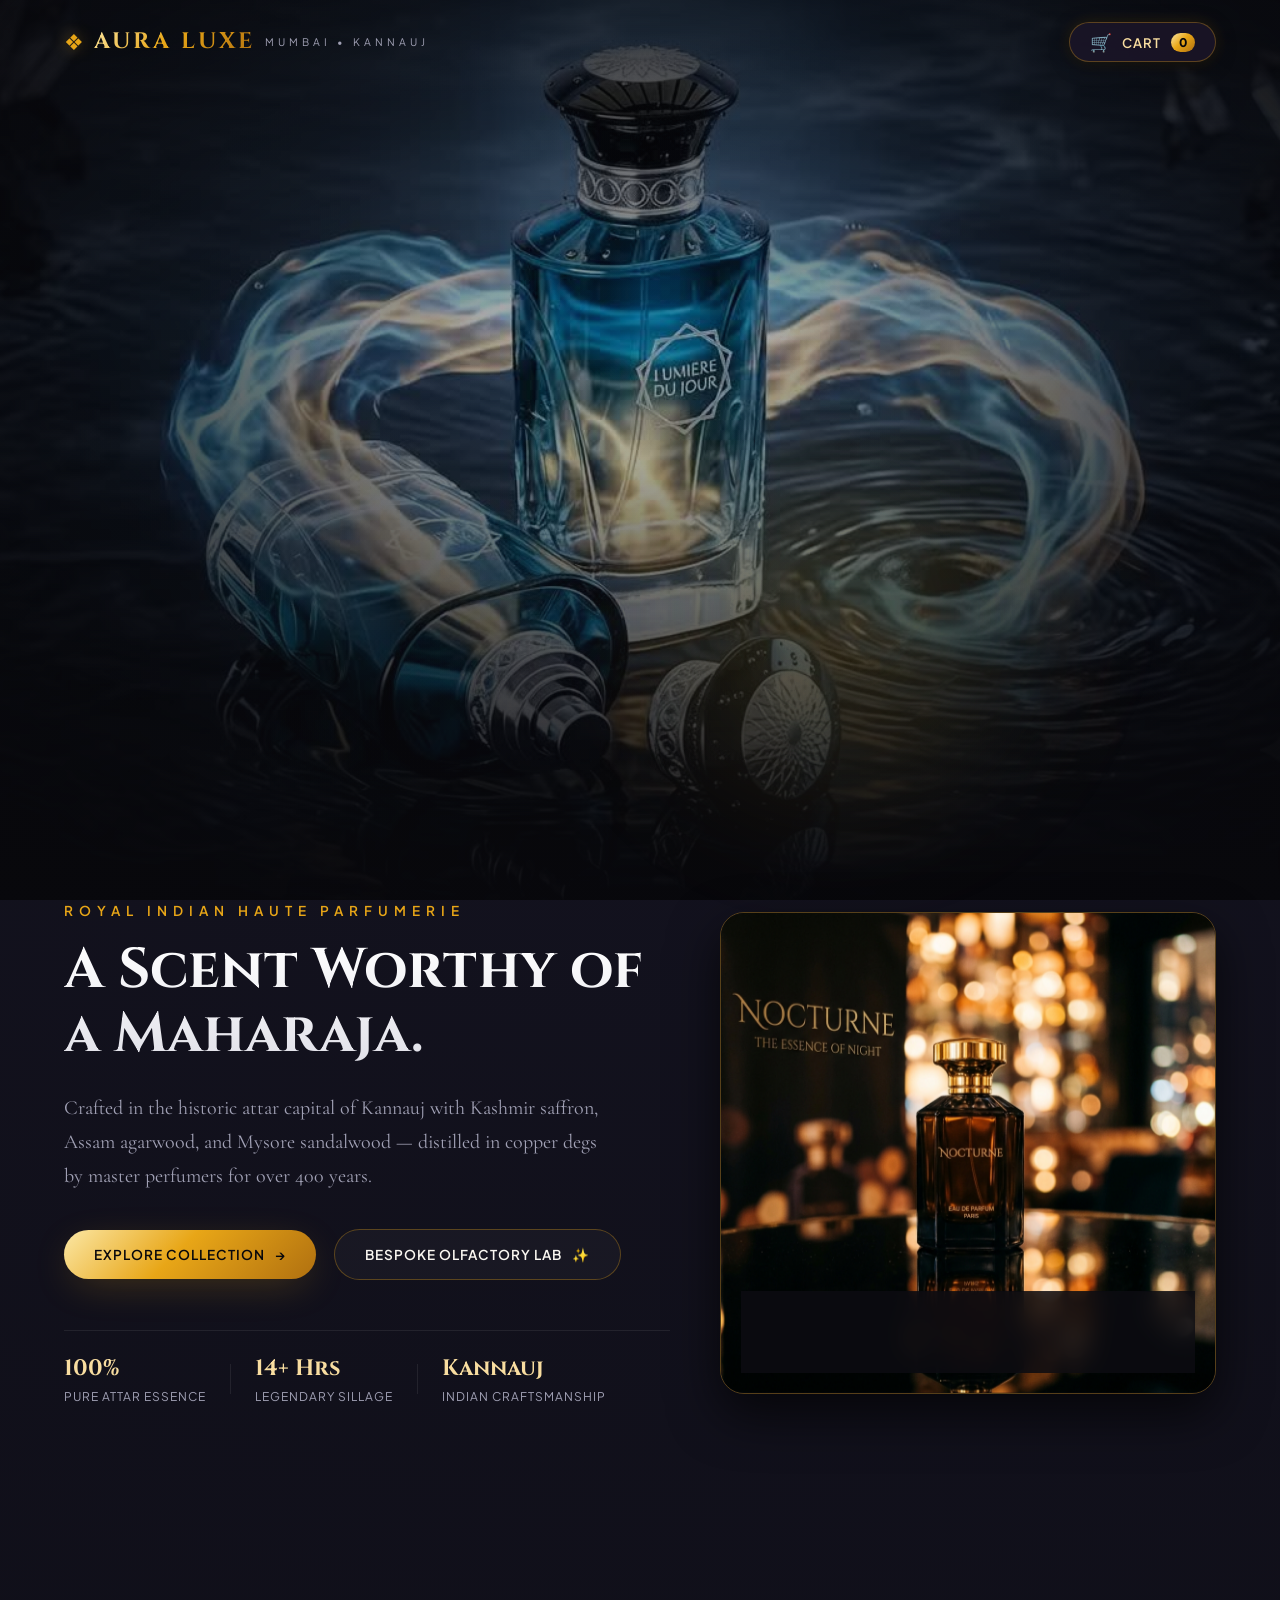
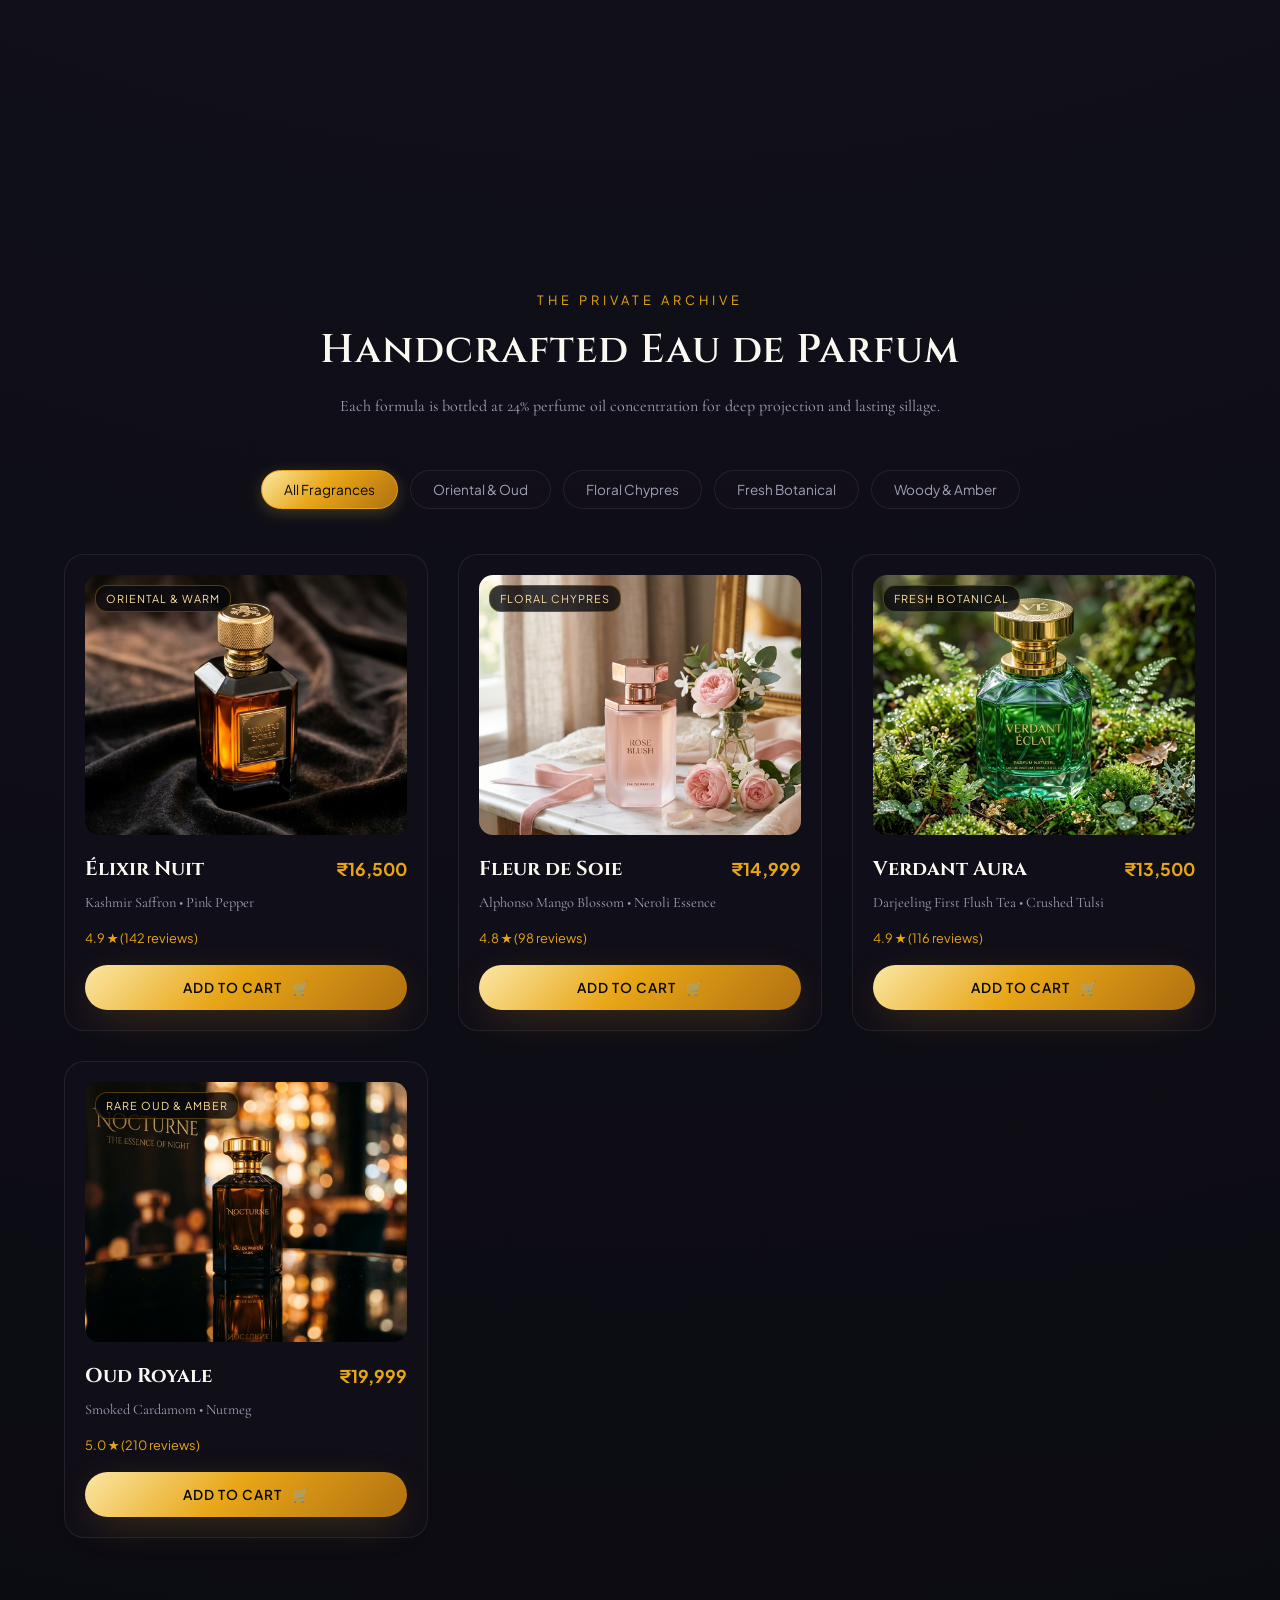
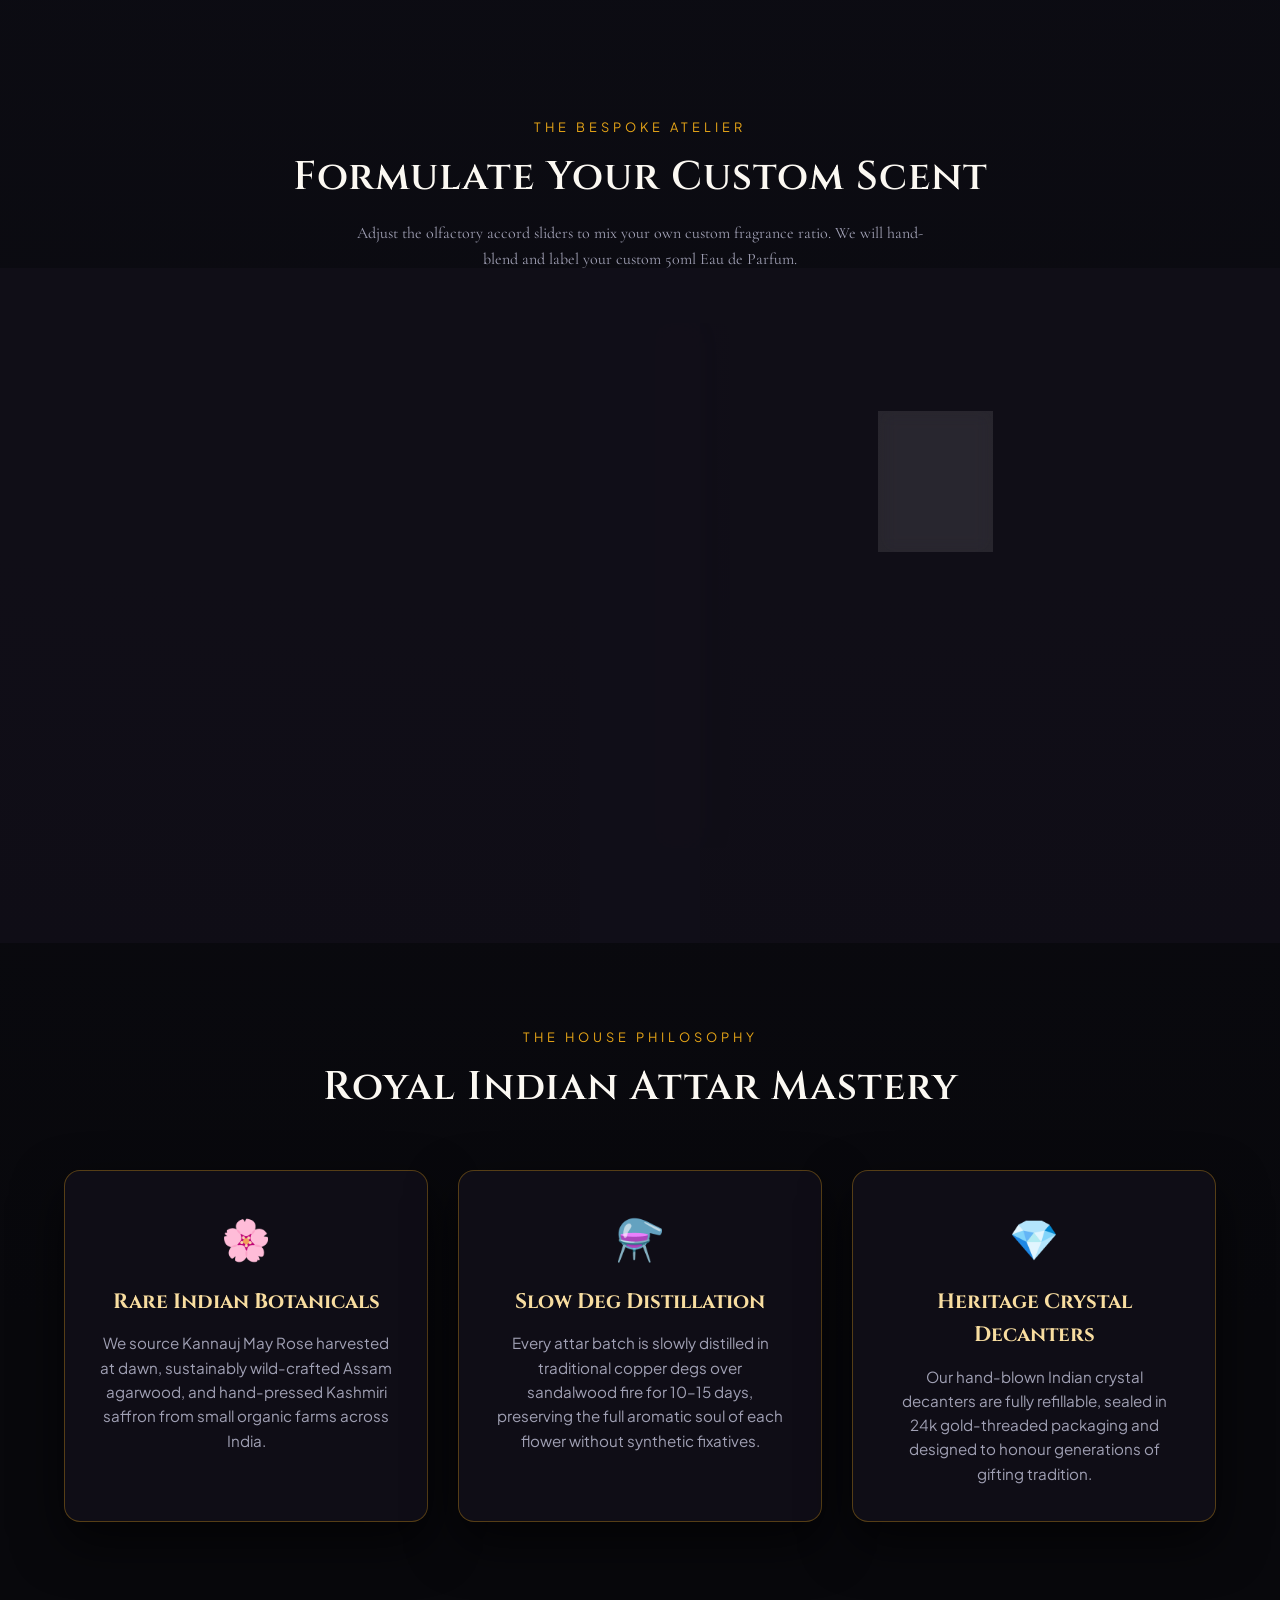
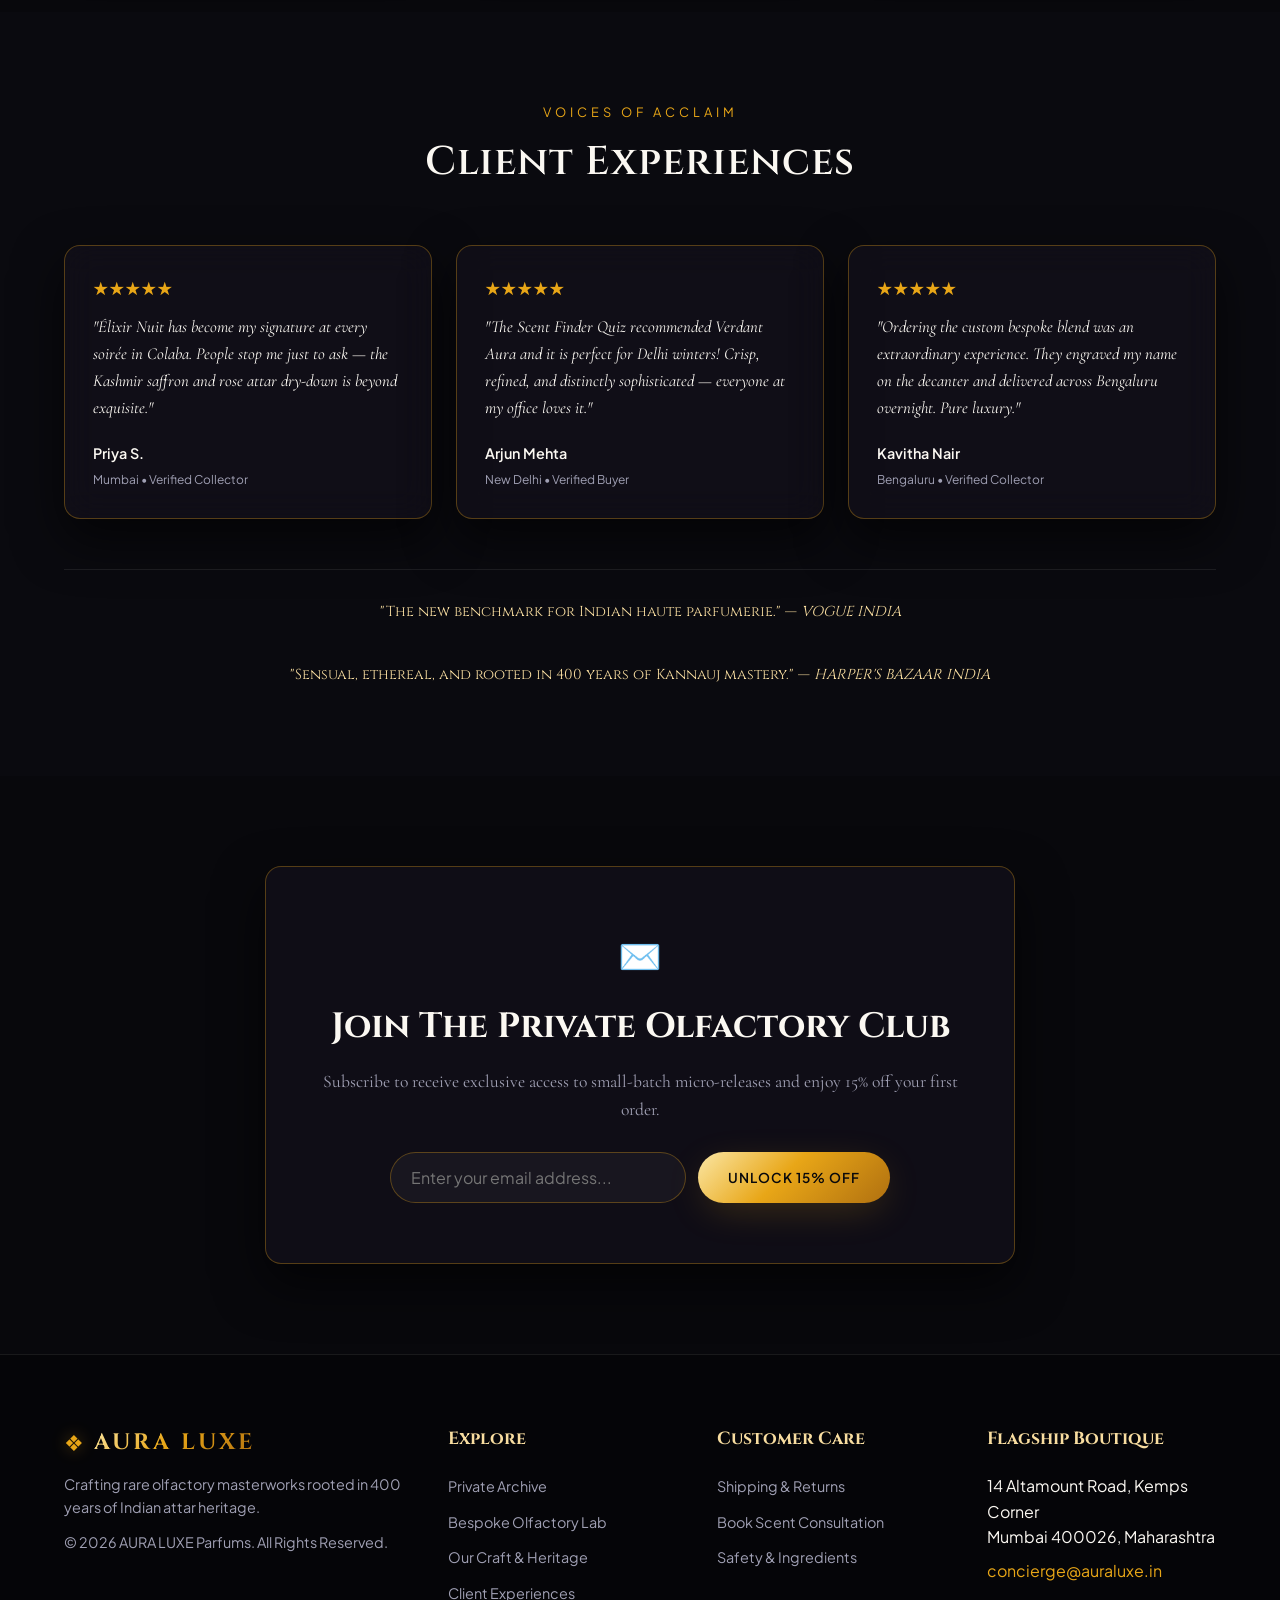
<file: index.html>
<!DOCTYPE html>
<html lang="en">
<head>
  <meta charset="UTF-8">
  <meta name="viewport" content="width=device-width, initial-scale=1.0">
  <title>AURA LUXE Parfums — Royal Indian Haute Parfumerie &amp; Bespoke Attar Creations</title>
  <meta name="description" content="Discover AURA LUXE Parfums: Royal Indian luxury fragrances crafted in Kannauj with rare attar, Mysore sandalwood and Assam agarwood. Explore our interactive scent finder and bespoke olfactory lab.">
  
  <!-- Google Fonts -->
  <link rel="preconnect" href="https://fonts.googleapis.com">
  <link rel="preconnect" href="https://fonts.gstatic.com" crossorigin>
  <link href="https://fonts.googleapis.com/css2?family=Cinzel:wght@400;500;600;700;800&family=Cormorant+Garamond:ital,wght@0,400;0,600;0,700;1,400&family=Plus+Jakarta+Sans:wght@300;400;500;600;700&display=swap" rel="stylesheet" media="print" onload="this.media='all'">
  <noscript><link href="https://fonts.googleapis.com/css2?family=Cinzel:wght@400;500;600;700;800&family=Cormorant+Garamond:ital,wght@0,400;0,600;0,700;1,400&family=Plus+Jakarta+Sans:wght@300;400;500;600;700&display=swap" rel="stylesheet"></noscript>

  <!-- Preload first animation frame for instant canvas start -->
  <link rel="preload" href="./images/animation/ezgif-frame-001.jpg" as="image">
  <!-- Preload hero image -->
  <link rel="preload" href="./images/hero.png" as="image">
  
  <!-- Stylesheet -->
  <link rel="stylesheet" href="styles.css">
</head>
<body>

  <!-- Scroll Progress Indicator -->
  <div id="scroll-progress-bar" class="scroll-progress-bar"></div>

  <!-- Main Navigation Header -->
  <header id="main-header" class="header">
    <div class="header-container header-brand-only">
      <a href="#" class="brand-logo">
        <span class="logo-icon">❖</span>
        <span class="logo-text">AURA LUXE</span>
        <span class="logo-subtext">MUMBAI • KANNAUJ</span>
      </a>

      <div class="header-actions">
        <button id="cart-toggle-btn" class="cart-btn" aria-label="Open Shopping Cart">
          <span class="cart-icon">🛒</span>
          <span class="cart-label">Cart</span>
          <span id="cart-count" class="cart-badge">0</span>
        </button>
      </div>
    </div>
  </header>

  <main>

    <!-- Hero Section -->
    <section id="hero" class="hero-section">
      <!-- Fullscreen Kinetic Canvas Animation Background -->
      <div class="hero-canvas-wrapper">
        <canvas id="hero-scroll-canvas" class="hero-scroll-canvas"></canvas>
        <div class="hero-canvas-overlay"></div>
      </div>
      <div class="hero-bg-glow"></div>
      <div class="container hero-container">
        <div class="hero-content reveal reveal-slide-left">
          <div class="hero-tagline">ROYAL INDIAN HAUTE PARFUMERIE</div>
          <h1 class="hero-title">A Scent Worthy of a Maharaja.</h1>
          <p class="hero-description">
            Crafted in the historic attar capital of Kannauj with Kashmir saffron, Assam agarwood, and Mysore sandalwood — distilled in copper degs by master perfumers for over 400 years.
          </p>

          <div class="hero-cta-group">
            <a href="#collection" class="btn btn-primary">
              <span>Explore Collection</span>
              <span class="btn-arrow">→</span>
            </a>
            <a href="#olfactory-lab" class="btn btn-secondary">
              <span>Bespoke Olfactory Lab</span>
              <span class="btn-sparkle">✨</span>
            </a>
          </div>

          <div class="hero-metrics">
            <div class="metric-item">
              <span class="metric-val">100%</span>
              <span class="metric-lbl">Pure Attar Essence</span>
            </div>
            <div class="metric-divider"></div>
            <div class="metric-item">
              <span class="metric-val">14+ Hrs</span>
              <span class="metric-lbl">Legendary Sillage</span>
            </div>
            <div class="metric-divider"></div>
            <div class="metric-item">
              <span class="metric-val">Kannauj</span>
              <span class="metric-lbl">Indian Craftsmanship</span>
            </div>
          </div>
        </div>

        <div class="hero-visual reveal reveal-slide-right">
          <div class="hero-card-glow"></div>
          <div class="hero-image-wrapper">
            <img src="./images/hero.png" alt="Oud Royale Signature Fragrance" class="hero-img">
            <div class="hero-floating-badge">
              <div class="badge-icon">👑</div>
              <div class="badge-text">
                <span class="badge-title">Oud Royale Eau de Parfum</span>
                <span class="badge-sub">Assam Agarwood • Kannauj Rose • Rajput Amber</span>
              </div>
            </div>
          </div>
        </div>
      </div>
    </section>

    <!-- Collection Showcase -->
    <section id="collection" class="collection-section">
      <div class="container">
        <div class="section-header text-center reveal reveal-fade-up">
          <span class="section-subtitle">THE PRIVATE ARCHIVE</span>
          <h2 class="section-title">Handcrafted Eau de Parfum</h2>
          <p class="section-desc">Each formula is bottled at 24% perfume oil concentration for deep projection and lasting sillage.</p>
        </div>

        <!-- Category Filters -->
        <div class="filter-bar reveal reveal-scale stagger-1">
          <button class="filter-btn active" data-filter="all">All Fragrances</button>
          <button class="filter-btn" data-filter="oriental">Oriental & Oud</button>
          <button class="filter-btn" data-filter="floral">Floral Chypres</button>
          <button class="filter-btn" data-filter="fresh">Fresh Botanical</button>
          <button class="filter-btn" data-filter="woody">Woody & Amber</button>
        </div>

        <!-- Product Grid -->
        <div id="product-grid" class="product-grid">
          <!-- Dynamically populated via app.js -->
        </div>
      </div>
    </section>



    <!-- Bespoke Olfactory Lab / Scent Blender -->
    <section id="olfactory-lab" class="lab-section">
      <div class="container">
        <div class="section-header text-center reveal reveal-fade-up">
          <span class="section-subtitle">THE BESPOKE ATELIER</span>
          <h2 class="section-title">Formulate Your Custom Scent</h2>
          <p class="section-desc">Adjust the olfactory accord sliders to mix your own custom fragrance ratio. We will hand-blend and label your custom 50ml Eau de Parfum.</p>
        </div>

        <div class="lab-workspace reveal reveal-fade-up stagger-1">
          <div class="lab-controls-panel glass-card">
            <div class="slider-group">
              <div class="slider-header">
                <span class="slider-name">Bergamot & Pink Pepper (Citrus Spark)</span>
                <span id="val-citrus" class="slider-value">25%</span>
              </div>
              <input type="range" id="slider-citrus" min="0" max="100" value="25" class="custom-slider">
            </div>

            <div class="slider-group">
              <div class="slider-header">
                <span class="slider-name">Jasmine & Damask Rose (Velvet Heart)</span>
                <span id="val-floral" class="slider-value">35%</span>
              </div>
              <input type="range" id="slider-floral" min="0" max="100" value="35" class="custom-slider">
            </div>

            <div class="slider-group">
              <div class="slider-header">
                <span class="slider-name">Mysore Sandalwood & Cedar (Woody Base)</span>
                <span id="val-woody" class="slider-value">25%</span>
              </div>
              <input type="range" id="slider-woody" min="0" max="100" value="25" class="custom-slider">
            </div>

            <div class="slider-group">
              <div class="slider-header">
                <span class="slider-name">Wild Amber & Bourbon Vanilla (Warm Glow)</span>
                <span id="val-amber" class="slider-value">15%</span>
              </div>
              <input type="range" id="slider-amber" min="0" max="100" value="15" class="custom-slider">
            </div>

            <div class="custom-naming-field">
              <label for="custom-scent-name">Custom Bottle Engraving Name:</label>
              <input type="text" id="custom-scent-name" placeholder="e.g. Nocturne No. 7" value="My Signature Blend">
            </div>
          </div>

          <div class="lab-preview-panel glass-card text-center">
            <div class="bottle-glow-preview">
              <div id="custom-bottle-aura" class="custom-bottle-aura"></div>
              <div class="bottle-graphic">
                <span class="bottle-cap"></span>
                <span id="bottle-body" class="bottle-body">
                  <span id="bottle-label-text" class="bottle-label-text">My Signature Blend</span>
                </span>
              </div>
            </div>

            <div class="custom-recipe-summary">
              <h4 id="custom-blend-title" class="blend-title">Dominant Velvet Floral & Warm Amber</h4>
              <p id="custom-blend-desc" class="blend-desc">A rich, romantic composition with sparkling citrus top notes grounded in creamy sandalwood and amber.</p>
              <div class="custom-price-tag">₹18,500 <span class="size-lbl">(50ml Bespoke Edition)</span></div>
              <button id="add-custom-blend-btn" class="btn btn-primary btn-block">
                <span>Order Custom Blended Bottle</span>
                <span>🛒</span>
              </button>
            </div>
          </div>
        </div>
      </div>
    </section>

    <!-- Artisanal Heritage & Quality -->
    <section id="heritage" class="heritage-section">
      <div class="container">
        <div class="section-header text-center reveal reveal-fade-up">
          <span class="section-subtitle">THE HOUSE PHILOSOPHY</span>
          <h2 class="section-title">Royal Indian Attar Mastery</h2>
        </div>

        <div class="heritage-grid">
          <div class="heritage-card glass-card reveal reveal-scale stagger-1">
            <div class="heritage-icon">🌸</div>
            <h3>Rare Indian Botanicals</h3>
            <p>We source Kannauj May Rose harvested at dawn, sustainably wild-crafted Assam agarwood, and hand-pressed Kashmiri saffron from small organic farms across India.</p>
          </div>

          <div class="heritage-card glass-card reveal reveal-scale stagger-2">
            <div class="heritage-icon">⚗️</div>
            <h3>Slow Deg Distillation</h3>
            <p>Every attar batch is slowly distilled in traditional copper degs over sandalwood fire for 10–15 days, preserving the full aromatic soul of each flower without synthetic fixatives.</p>
          </div>

          <div class="heritage-card glass-card reveal reveal-scale stagger-3">
            <div class="heritage-icon">💎</div>
            <h3>Heritage Crystal Decanters</h3>
            <p>Our hand-blown Indian crystal decanters are fully refillable, sealed in 24k gold-threaded packaging and designed to honour generations of gifting tradition.</p>
          </div>
        </div>
      </div>
    </section>

    <!-- Reviews & Press -->
    <section id="reviews" class="reviews-section">
      <div class="container">
        <div class="section-header text-center reveal reveal-fade-up">
          <span class="section-subtitle">VOICES OF ACCLAIM</span>
          <h2 class="section-title">Client Experiences</h2>
        </div>

        <div class="reviews-grid">
          <div class="review-card glass-card reveal reveal-fade-up stagger-1">
            <div class="star-rating">★★★★★</div>
            <p class="review-text">"Élixir Nuit has become my signature at every soirée in Colaba. People stop me just to ask — the Kashmir saffron and rose attar dry-down is beyond exquisite."</p>
            <div class="reviewer-info">
              <span class="reviewer-name">Priya S.</span>
              <span class="reviewer-location">Mumbai • Verified Collector</span>
            </div>
          </div>

          <div class="review-card glass-card reveal reveal-fade-up stagger-2">
            <div class="star-rating">★★★★★</div>
            <p class="review-text">"The Scent Finder Quiz recommended Verdant Aura and it is perfect for Delhi winters! Crisp, refined, and distinctly sophisticated — everyone at my office loves it."</p>
            <div class="reviewer-info">
              <span class="reviewer-name">Arjun Mehta</span>
              <span class="reviewer-location">New Delhi • Verified Buyer</span>
            </div>
          </div>

          <div class="review-card glass-card reveal reveal-fade-up stagger-3">
            <div class="star-rating">★★★★★</div>
            <p class="review-text">"Ordering the custom bespoke blend was an extraordinary experience. They engraved my name on the decanter and delivered across Bengaluru overnight. Pure luxury."</p>
            <div class="reviewer-info">
              <span class="reviewer-name">Kavitha Nair</span>
              <span class="reviewer-location">Bengaluru • Verified Collector</span>
            </div>
          </div>
        </div>

        <!-- Press Endorsements -->
        <div class="press-quotes reveal reveal-fade-up stagger-4">
          <div class="press-item">"The new benchmark for Indian haute parfumerie." — <em>VOGUE INDIA</em></div>
          <div class="press-item">"Sensual, ethereal, and rooted in 400 years of Kannauj mastery." — <em>HARPER'S BAZAAR INDIA</em></div>
        </div>
      </div>
    </section>

    <!-- VIP Newsletter Signup -->
    <section class="newsletter-section">
      <div class="container text-center">
        <div class="newsletter-card glass-card reveal reveal-scale">
          <span class="newsletter-icon">✉️</span>
          <h2>Join The Private Olfactory Club</h2>
          <p>Subscribe to receive exclusive access to small-batch micro-releases and enjoy 15% off your first order.</p>

          <form id="newsletter-form" class="newsletter-form">
            <input type="email" id="newsletter-email" placeholder="Enter your email address..." required aria-label="Email address">
            <button type="submit" class="btn btn-primary">Unlock 15% Off</button>
          </form>

          <div id="newsletter-success-msg" class="newsletter-success hidden">
            🎉 Thank you! Use code <strong id="promo-code">AURA15</strong> at checkout for 15% off. <button id="copy-code-btn" class="btn-text">Copy Code</button>
          </div>
        </div>
      </div>
    </section>

  </main>

  <!-- Slide-out Shopping Cart Drawer -->
  <div id="cart-overlay" class="cart-overlay"></div>
  <aside id="cart-drawer" class="cart-drawer" aria-label="Shopping Cart Drawer">
    <div class="cart-drawer-header">
      <div class="cart-header-title">
        <span class="cart-header-icon">🛒</span>
        <h3>Your Shopping Cart (<span id="cart-drawer-count">0</span>)</h3>
      </div>
      <button id="cart-close-btn" class="close-btn" aria-label="Close Shopping Cart">✕</button>
    </div>

    <div id="cart-items-container" class="cart-drawer-body">
      <!-- Cart items injected dynamically -->
    </div>

    <div class="cart-drawer-footer">
      <div class="free-sample-picker">
        <label for="sample-select">🎁 Select Free 2ml Discovery Sample:</label>
        <select id="sample-select" class="sample-select">
          <option value="Élixir Nuit 2ml Sample">Élixir Nuit (Velvet Amber)</option>
          <option value="Fleur de Soie 2ml Sample">Fleur de Soie (Rose Chypres)</option>
          <option value="Verdant Aura 2ml Sample">Verdant Aura (Fresh Botanical)</option>
          <option value="Oud Royale 2ml Sample">Oud Royale (Rare Agarwood)</option>
        </select>
      </div>

      <div class="cart-subtotal-row">
        <span>Subtotal</span>
        <span id="cart-subtotal-val" class="subtotal-amount">₹0</span>
      </div>

      <div class="cart-shipping-note">
        <span>🚚 Shipping:</span>
        <span id="shipping-status" class="shipping-status">Calculated at checkout (Free across India over ₹4,999)</span>
      </div>

      <button id="checkout-btn" class="btn btn-primary btn-block btn-lg">
        <span>Proceed to Checkout</span>
        <span>🔒</span>
      </button>
    </div>
  </aside>

  <!-- Quick View Product Modal -->
  <div id="quickview-modal" class="modal-overlay">
    <div class="modal-card glass-card">
      <button id="modal-close-btn" class="modal-close" aria-label="Close Modal">✕</button>
      <div class="modal-body">
        <div class="modal-image-col">
          <img id="modal-img" src="./images/hero.png" alt="Perfume Preview" loading="lazy">
        </div>
        <div class="modal-details-col">
          <span id="modal-category" class="modal-category-tag">ORIENTAL</span>
          <h2 id="modal-title" class="modal-title">Élixir Nuit</h2>
          <div id="modal-rating" class="modal-stars">★★★★★ <span class="rating-num">(4.9/5 from 128 reviews)</span></div>
          <div id="modal-price" class="modal-price-tag">₹16,500</div>
          <p id="modal-desc" class="modal-description">An alluring evening elixir that drapes your skin in glowing amber, saffron, and Madagascar vanilla.</p>

          <div class="modal-notes-summary">
            <div><strong>Top:</strong> <span id="modal-top-notes">Italian Bergamot, Pink Pepper</span></div>
            <div><strong>Heart:</strong> <span id="modal-heart-notes">Damask Rose, Moroccan Jasmine</span></div>
            <div><strong>Base:</strong> <span id="modal-base-notes">Ambergris, Mysore Sandalwood</span></div>
          </div>

          <div class="size-selector">
            <label>Select Bottle Volume:</label>
            <div class="size-options">
              <button class="size-btn active" data-size="50ml" data-price-mult="1">50ml (₹16,500)</button>
              <button class="size-btn" data-size="100ml" data-price-mult="1.4">100ml (₹23,100)</button>
            </div>
          </div>

          <button id="modal-add-cart-btn" class="btn btn-primary btn-block">
            <span>Add to Shopping Cart</span>
            <span>🛒</span>
          </button>
        </div>
      </div>
    </div>
  </div>

  <!-- Toast Notification Container -->
  <div id="toast-container" class="toast-container"></div>

  <!-- Back to Top Button -->
  <button id="back-to-top-btn" class="back-to-top-btn" aria-label="Scroll Back to Top" title="Back to Top">
    <span>↑</span>
  </button>

  <!-- Footer -->
  <footer class="footer">
    <div class="container footer-grid">
      <div class="footer-col brand-col">
        <div class="brand-logo">
          <span class="logo-icon">❖</span>
          <span class="logo-text">AURA LUXE</span>
        </div>
        <p>Crafting rare olfactory masterworks rooted in 400 years of Indian attar heritage.</p>
        <p class="copyright">&copy; 2026 AURA LUXE Parfums. All Rights Reserved.</p>
      </div>

      <div class="footer-col">
        <h4>Explore</h4>
        <ul>
          <li><a href="#collection">Private Archive</a></li>
          <li><a href="#olfactory-lab">Bespoke Olfactory Lab</a></li>
          <li><a href="#heritage">Our Craft &amp; Heritage</a></li>
          <li><a href="#reviews">Client Experiences</a></li>
        </ul>
      </div>

      <div class="footer-col">
        <h4>Customer Care</h4>
        <ul>
          <li><a href="#" onclick="alert('Complimentary shipping across India on all orders over ₹4,999. Express 24-hr delivery to major metros.')">Shipping &amp; Returns</a></li>
          <li><a href="#" onclick="alert('Our master perfumers are available for private consultations at boutique@auraluxe.com')">Book Scent Consultation</a></li>
          <li><a href="#" onclick="alert('All fragrances are 100% cruelty-free and IFRA certified.')">Safety & Ingredients</a></li>
        </ul>
      </div>

      <div class="footer-col">
        <h4>Flagship Boutique</h4>
        <p>14 Altamount Road, Kemps Corner<br>Mumbai 400026, Maharashtra</p>
        <p class="contact-email">concierge@auraluxe.in</p>
      </div>
    </div>
  </footer>

  <!-- Script (defer for non-blocking load) -->
  <script src="app.js" defer></script>
</body>
</html>
</file>
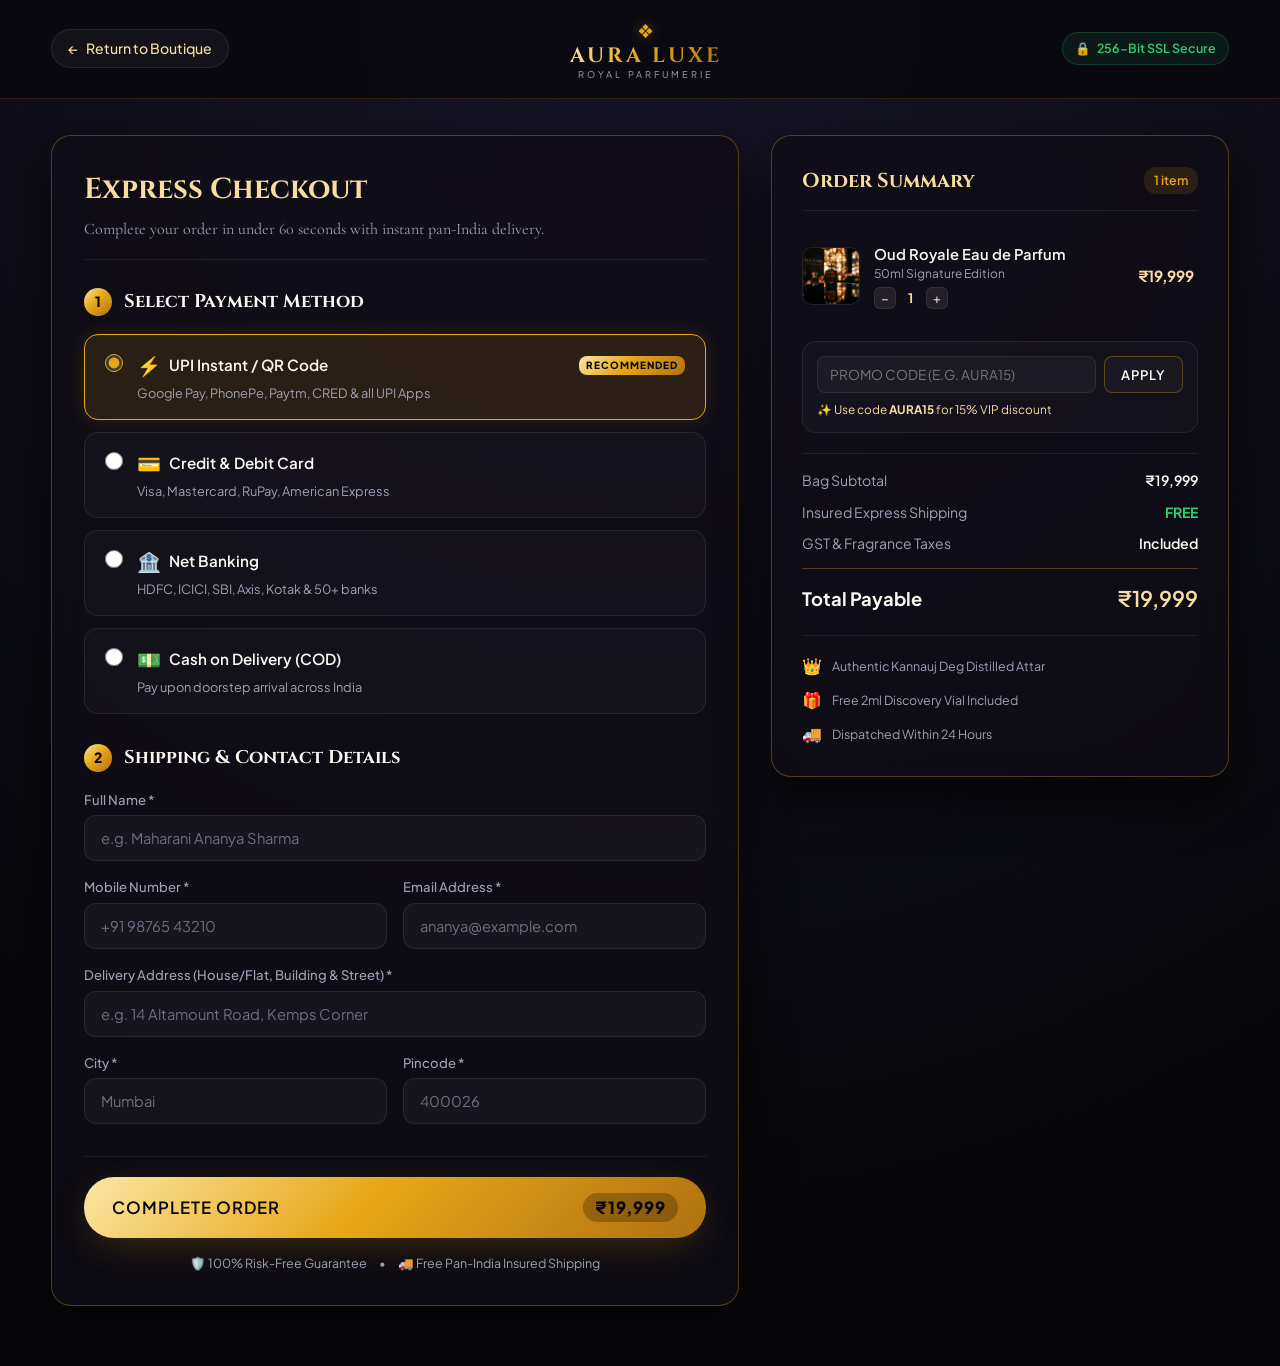
<file: checkout.html>
<!DOCTYPE html>
<html lang="en">
<head>
  <meta charset="UTF-8">
  <meta name="viewport" content="width=device-width, initial-scale=1.0, maximum-scale=5.0">
  <title>Express Checkout — AURA LUXE Parfums</title>
  <meta name="description" content="Secure Express Checkout for AURA LUXE Royal Indian Haute Parfumerie. Fast Pan-India delivery, 100% authentic Kannauj attar & bespoke creations.">
  
  <!-- Google Fonts -->
  <link rel="preconnect" href="https://fonts.googleapis.com">
  <link rel="preconnect" href="https://fonts.gstatic.com" crossorigin>
  <link href="https://fonts.googleapis.com/css2?family=Cinzel:wght@400;500;600;700;800&family=Cormorant+Garamond:ital,wght@0,400;0,600;0,700;1,400&family=Plus+Jakarta+Sans:wght@300;400;500;600;700&display=swap" rel="stylesheet">
  
  <!-- Stylesheets -->
  <link rel="stylesheet" href="styles.css">
  <link rel="stylesheet" href="checkout.css">
</head>
<body class="checkout-page-body">

  <!-- Checkout Minimal Luxury Header -->
  <header class="checkout-header">
    <div class="checkout-header-inner">
      <a href="index.html" class="checkout-back-btn" title="Back to Boutique">
        <span class="back-arrow">←</span>
        <span class="back-text">Return to Boutique</span>
      </a>

      <a href="index.html" class="checkout-brand-logo">
        <span class="logo-icon">❖</span>
        <span class="logo-text">AURA LUXE</span>
        <span class="logo-subtext">ROYAL PARFUMERIE</span>
      </a>

      <div class="checkout-security-badge">
        <span class="security-icon">🔒</span>
        <span class="security-text">256-Bit SSL Secure</span>
      </div>
    </div>
  </header>

  <!-- Main Content Container -->
  <main class="checkout-main">
    <div class="checkout-container">

      <!-- Order Confirmation View (Shown when order placed) -->
      <section id="order-confirmed-view" class="order-confirmed-view hidden">
        <div class="glass-card confirmation-card text-center">
          <div class="confirm-icon-pulse">👑</div>
          <span class="confirm-badge">ROYAL ORDER CONFIRMED</span>
          <h1 class="confirm-title">Thank You For Your Patronage</h1>
          <p class="confirm-desc">
            Your bespoke fragrance package is being carefully prepared and hand-sealed by our master perfumers in Kannauj.
          </p>

          <div class="order-receipt-box">
            <div class="receipt-row">
              <span class="receipt-lbl">Order Reference</span>
              <span id="confirm-order-id" class="receipt-val gold">#AL-84920</span>
            </div>
            <div class="receipt-row">
              <span class="receipt-lbl">Estimated Delivery</span>
              <span id="confirm-delivery-date" class="receipt-val">2–3 Business Days (Express Metro)</span>
            </div>
            <div class="receipt-row">
              <span class="receipt-lbl">Payment Status</span>
              <span id="confirm-payment-status" class="receipt-val green">Paid via UPI Instant ⚡</span>
            </div>
            <div class="receipt-row">
              <span class="receipt-lbl">Delivery To</span>
              <span id="confirm-recipient" class="receipt-val">Customer</span>
            </div>
            <div class="receipt-row total-row">
              <span class="receipt-lbl">Total Amount</span>
              <span id="confirm-total-amount" class="receipt-val gold-total">₹0</span>
            </div>
          </div>

          <div class="confirmation-actions">
            <a href="index.html" class="btn btn-primary btn-lg">
              <span>Return to Boutique Collection</span>
              <span>✨</span>
            </a>
          </div>
        </div>
      </section>

      <!-- Checkout Form & Summary Grid -->
      <div id="checkout-layout-grid" class="checkout-grid">

        <!-- Left Column: Streamlined Express Checkout Form -->
        <section class="checkout-form-column">
          <form id="express-checkout-form" class="express-form glass-card">

            <div class="form-header-banner">
              <h2>Express Checkout</h2>
              <p>Complete your order in under 60 seconds with instant pan-India delivery.</p>
            </div>

            <!-- Step 1: Payment Selection -->
            <div class="checkout-step-group">
              <div class="step-header">
                <span class="step-badge">1</span>
                <h3>Select Payment Method</h3>
              </div>

              <div class="payment-methods-stack">
                <label class="pay-method-card active">
                  <input type="radio" name="payment_method" value="UPI Instant (GPay / PhonePe / Paytm)" checked>
                  <div class="pay-method-info">
                    <div class="pay-method-title-row">
                      <span class="pay-icon">⚡</span>
                      <span class="pay-name">UPI Instant / QR Code</span>
                      <span class="pay-tag fastest">RECOMMENDED</span>
                    </div>
                    <p class="pay-desc">Google Pay, PhonePe, Paytm, CRED &amp; all UPI Apps</p>
                  </div>
                </label>

                <label class="pay-method-card">
                  <input type="radio" name="payment_method" value="Credit / Debit Card">
                  <div class="pay-method-info">
                    <div class="pay-method-title-row">
                      <span class="pay-icon">💳</span>
                      <span class="pay-name">Credit &amp; Debit Card</span>
                    </div>
                    <p class="pay-desc">Visa, Mastercard, RuPay, American Express</p>
                  </div>
                </label>

                <label class="pay-method-card">
                  <input type="radio" name="payment_method" value="Net Banking">
                  <div class="pay-method-info">
                    <div class="pay-method-title-row">
                      <span class="pay-icon">🏦</span>
                      <span class="pay-name">Net Banking</span>
                    </div>
                    <p class="pay-desc">HDFC, ICICI, SBI, Axis, Kotak &amp; 50+ banks</p>
                  </div>
                </label>

                <label class="pay-method-card">
                  <input type="radio" name="payment_method" value="Cash on Delivery">
                  <div class="pay-method-info">
                    <div class="pay-method-title-row">
                      <span class="pay-icon">💵</span>
                      <span class="pay-name">Cash on Delivery (COD)</span>
                    </div>
                    <p class="pay-desc">Pay upon doorstep arrival across India</p>
                  </div>
                </label>
              </div>
            </div>

            <!-- Step 2: Customer & Shipping Details -->
            <div class="checkout-step-group">
              <div class="step-header">
                <span class="step-badge">2</span>
                <h3>Shipping &amp; Contact Details</h3>
              </div>

              <div class="input-fields-container">
                <div class="form-field full-width">
                  <label for="chk-name">Full Name *</label>
                  <input type="text" id="chk-name" required placeholder="e.g. Maharani Ananya Sharma">
                </div>

                <div class="form-field-row">
                  <div class="form-field">
                    <label for="chk-phone">Mobile Number *</label>
                    <input type="tel" id="chk-phone" required placeholder="+91 98765 43210" pattern="[0-9+ -]{10,15}">
                  </div>
                  <div class="form-field">
                    <label for="chk-email">Email Address *</label>
                    <input type="email" id="chk-email" required placeholder="ananya@example.com">
                  </div>
                </div>

                <div class="form-field full-width">
                  <label for="chk-address">Delivery Address (House/Flat, Building &amp; Street) *</label>
                  <input type="text" id="chk-address" required placeholder="e.g. 14 Altamount Road, Kemps Corner">
                </div>

                <div class="form-field-row">
                  <div class="form-field">
                    <label for="chk-city">City *</label>
                    <input type="text" id="chk-city" required placeholder="Mumbai">
                  </div>
                  <div class="form-field">
                    <label for="chk-pincode">Pincode *</label>
                    <input type="text" id="chk-pincode" required placeholder="400026" maxlength="6">
                  </div>
                </div>
              </div>
            </div>

            <!-- Submit Button -->
            <div class="form-action-section">
              <button type="submit" id="place-order-submit-btn" class="btn btn-primary btn-block btn-lg btn-place-order">
                <span>Complete Order</span>
                <span id="submit-btn-total" class="btn-total-pill">₹0</span>
              </button>
              <div class="checkout-reassurance">
                <span>🛡️ 100% Risk-Free Guarantee</span>
                <span>•</span>
                <span>🚚 Free Pan-India Insured Shipping</span>
              </div>
            </div>

          </form>
        </section>

        <!-- Right Column: Order Summary & Promo -->
        <aside class="checkout-summary-column">
          <div class="glass-card summary-card">
            
            <div class="summary-header">
              <h3>Order Summary</h3>
              <span id="summary-items-count" class="items-badge">0 items</span>
            </div>

            <!-- Items List -->
            <div id="checkout-items-wrapper" class="checkout-items-wrapper">
              <!-- Dynamically populated -->
            </div>

            <!-- Promo Code Accord -->
            <div class="promo-box">
              <div class="promo-input-row">
                <input type="text" id="promo-input" placeholder="Promo code (e.g. AURA15)" aria-label="Promo Code">
                <button type="button" id="promo-apply-btn" class="btn btn-secondary promo-btn">Apply</button>
              </div>
              <div id="promo-hint-tag" class="promo-hint">
                <span>✨ Use code <strong id="quick-apply-code">AURA15</strong> for 15% VIP discount</span>
              </div>
              <div id="promo-success-alert" class="promo-success-alert hidden">
                ✓ 15% VIP Discount Applied!
              </div>
            </div>

            <!-- Price Breakdown -->
            <div class="price-breakdown">
              <div class="calc-row">
                <span>Bag Subtotal</span>
                <span id="subtotal-display" class="val">₹0</span>
              </div>
              <div id="discount-calc-row" class="calc-row discount hidden">
                <span>VIP Discount (15%)</span>
                <span id="discount-display" class="val">-₹0</span>
              </div>
              <div class="calc-row">
                <span>Insured Express Shipping</span>
                <span class="val green-badge">FREE</span>
              </div>
              <div class="calc-row">
                <span>GST &amp; Fragrance Taxes</span>
                <span class="val muted">Included</span>
              </div>
              <div class="calc-row total-pay-row">
                <span>Total Payable</span>
                <span id="total-pay-display" class="val total-val">₹0</span>
              </div>
            </div>

            <!-- Trust Highlights -->
            <div class="checkout-trust-stack">
              <div class="trust-pill">
                <span class="t-icon">👑</span>
                <span class="t-txt">Authentic Kannauj Deg Distilled Attar</span>
              </div>
              <div class="trust-pill">
                <span class="t-icon">🎁</span>
                <span class="t-txt">Free 2ml Discovery Vial Included</span>
              </div>
              <div class="trust-pill">
                <span class="t-icon">🚚</span>
                <span class="t-txt">Dispatched Within 24 Hours</span>
              </div>
            </div>

          </div>
        </aside>

      </div>
    </div>
  </main>

  <!-- Toast Notifications -->
  <div id="toast-container" class="toast-container"></div>

  <!-- Checkout Script -->
  <script src="checkout.js"></script>
</body>
</html>
</file>
<file: styles.css>
/* ==========================================
   AURA LUXE Parfums — Luxury CSS Framework
   ========================================== */

:root {
  --bg-dark: #07070B;
  --bg-card: rgba(18, 15, 26, 0.80);
  --bg-card-hover: rgba(28, 22, 40, 0.90);
  --bg-input: rgba(255, 255, 255, 0.04);
  
  /* Saffron-enriched Indian gold palette */
  --gold-primary: #E8A617;
  --gold-light: #F8DDA0;
  --gold-glow: rgba(232, 166, 23, 0.40);
  --gold-gradient: linear-gradient(135deg, #FBE7A5 0%, #E8A617 45%, #B07010 100%);
  
  /* Indian rose / deep maroon accent */
  --rose-accent: #F2C4B0;
  --maroon-accent: #8B2252;
  --text-main: #FBF8F2;
  --text-muted: #A0A0B4;
  --text-dim: #6E6E82;
  
  --border-gold: rgba(232, 166, 23, 0.32);
  --border-subtle: rgba(255, 255, 255, 0.08);
  
  --font-heading: 'Cinzel', serif;
  --font-serif: 'Cormorant Garamond', serif;
  --font-sans: 'Plus Jakarta Sans', sans-serif;
  
  --transition-fast: 0.25s cubic-bezier(0.16, 1, 0.3, 1);
  --transition-smooth: 0.4s cubic-bezier(0.16, 1, 0.3, 1);
  --shadow-gold: 0 10px 40px -10px rgba(232, 166, 23, 0.30);
  --shadow-dark: 0 20px 50px rgba(0, 0, 0, 0.65);
}

/* Reset & Base Styles */
*, *::before, *::after {
  box-sizing: border-box;
  margin: 0;
  padding: 0;
}

html {
  scroll-behavior: smooth;
  font-size: 16px;
  background-color: var(--bg-dark);
  color: var(--text-main);
  font-family: var(--font-sans);
  overflow-x: hidden;
}

body {
  line-height: 1.6;
  background: radial-gradient(circle at 50% 0%, #151422 0%, #08080C 70%);
  min-height: 100vh;
}

img {
  max-width: 100%;
  height: auto;
  display: block;
}

a {
  color: inherit;
  text-decoration: none;
  transition: var(--transition-fast);
}

button, input, select {
  font-family: inherit;
  font-size: inherit;
  color: inherit;
}

button {
  cursor: pointer;
  border: none;
  background: none;
  outline: none;
}

.container {
  width: 90%;
  max-width: 1280px;
  margin: 0 auto;
}

/* Glassmorphism Card Utility */
.glass-card {
  background: var(--bg-card);
  backdrop-filter: blur(16px);
  -webkit-backdrop-filter: blur(16px);
  border: 1px solid var(--border-gold);
  border-radius: 16px;
  box-shadow: var(--shadow-dark);
  transition: transform 0.4s cubic-bezier(0.16, 1, 0.3, 1), border-color 0.4s ease, box-shadow 0.4s ease;
}

.glass-card:hover {
  border-color: rgba(212, 175, 55, 0.6);
  box-shadow: var(--shadow-gold), 0 20px 40px rgba(0, 0, 0, 0.8);
}

/* Scroll Progress Bar */
.scroll-progress-bar {
  position: fixed;
  top: 0;
  left: 0;
  height: 3px;
  width: 0%;
  background: var(--gold-gradient);
  box-shadow: 0 0 12px var(--gold-primary);
  z-index: 2000;
  transition: width 0.08s linear;
  will-change: width;
}

/* Header & Nav — Always transparent, floats over hero canvas */
.header {
  position: fixed;
  top: 0;
  left: 0;
  right: 0;
  z-index: 999;
  background: transparent;
  backdrop-filter: none;
  -webkit-backdrop-filter: none;
  border-bottom: none;
  padding: 22px 0;
  transition: none;
  transform: translateZ(0);
}

/* Scrolled state — seamless floating over canvas */
.header.scrolled {
  border-bottom: none;
}

.header-container {
  display: flex;
  align-items: center;
  justify-content: space-between;
  width: 90%;
  max-width: 1280px;
  margin: 0 auto;
}

.brand-logo {
  display: flex;
  align-items: center;
  gap: 10px;
}

.logo-icon {
  font-size: 1.4rem;
  color: var(--gold-primary);
  filter: drop-shadow(0 0 8px var(--gold-glow));
}

.logo-text {
  font-family: var(--font-heading);
  font-size: 1.4rem;
  font-weight: 700;
  letter-spacing: 3px;
  background: var(--gold-gradient);
  -webkit-background-clip: text;
  -webkit-text-fill-color: transparent;
}

.logo-subtext {
  font-size: 0.65rem;
  letter-spacing: 4px;
  color: var(--text-muted);
  font-family: var(--font-sans);
}

.nav-menu {
  display: flex;
  align-items: center;
  gap: 28px;
}

.nav-link {
  font-size: 0.9rem;
  letter-spacing: 1px;
  color: var(--text-muted);
  text-transform: uppercase;
  font-weight: 500;
  position: relative;
  padding: 4px 0;
}

.nav-link:hover, .nav-link.active {
  color: var(--gold-light);
}

.nav-link::after {
  content: '';
  position: absolute;
  bottom: 0;
  left: 0;
  width: 0%;
  height: 1px;
  background: var(--gold-primary);
  transition: var(--transition-fast);
}

.nav-link:hover::after {
  width: 100%;
}

.nav-link.highlight {
  color: var(--gold-primary);
  border: 1px solid var(--border-gold);
  padding: 6px 16px;
  border-radius: 20px;
}

.nav-link.highlight:hover {
  background: var(--gold-glow);
}

.header-actions {
  display: flex;
  align-items: center;
  gap: 16px;
}

.search-box {
  display: flex;
  align-items: center;
  background: var(--bg-input);
  border: 1px solid var(--border-subtle);
  border-radius: 20px;
  padding: 4px 12px;
}

.search-box input {
  background: transparent;
  border: none;
  outline: none;
  font-size: 0.85rem;
  padding: 4px 6px;
  width: 140px;
  color: var(--text-main);
}

.search-btn {
  font-size: 0.9rem;
  opacity: 0.7;
}

.cart-btn {
  display: flex;
  align-items: center;
  gap: 10px;
  background: rgba(28, 22, 40, 0.85);
  border: 1px solid var(--border-gold);
  color: var(--text-main);
  font-weight: 600;
  font-size: 0.9rem;
  padding: 8px 20px;
  border-radius: 30px;
  box-shadow: 0 4px 20px rgba(0, 0, 0, 0.4), 0 0 15px rgba(232, 166, 23, 0.15);
  transition: var(--transition-fast);
  cursor: pointer;
}

.cart-btn:hover {
  transform: translateY(-2px);
  background: rgba(38, 30, 55, 0.95);
  border-color: var(--gold-primary);
  box-shadow: var(--shadow-gold);
}

.cart-icon {
  font-size: 1.1rem;
}

.cart-label {
  letter-spacing: 1px;
  text-transform: uppercase;
  font-size: 0.82rem;
  color: var(--gold-light);
}

.cart-badge {
  background: var(--gold-gradient);
  color: #07070B;
  font-size: 0.75rem;
  padding: 2px 8px;
  border-radius: 12px;
  font-weight: 800;
  transition: transform 0.2s ease, background 0.2s ease;
}

/* Fly-to-Cart Animations & Bounce Effects */
.cart-btn.bounce {
  animation: cartBounce 0.5s cubic-bezier(0.175, 0.885, 0.32, 1.275);
}

.cart-badge.bump {
  animation: badgeBump 0.45s ease-out;
}

@keyframes cartBounce {
  0% { transform: scale(1); }
  35% { transform: scale(1.22); border-color: var(--gold-primary); box-shadow: 0 0 25px rgba(212, 175, 55, 0.8), 0 0 40px rgba(232, 166, 23, 0.5); }
  65% { transform: scale(0.92); }
  100% { transform: scale(1); }
}

@keyframes badgeBump {
  0% { transform: scale(1); }
  50% { transform: scale(1.5); background: #ffffff; color: #000000; box-shadow: 0 0 12px rgba(255,255,255,0.9); }
  100% { transform: scale(1); }
}

.flying-cart-item {
  position: fixed;
  pointer-events: none;
  z-index: 10000;
  border-radius: 16px;
  object-fit: contain;
  box-shadow: 0 12px 35px rgba(212, 175, 55, 0.5), 0 0 25px rgba(232, 166, 23, 0.4);
  background: rgba(28, 22, 40, 0.6);
  border: 1px solid var(--border-gold);
  backdrop-filter: blur(8px);
  will-change: transform, opacity;
}


/* Typography & Section Titles */
.section-header {
  margin-bottom: 50px;
}

.section-subtitle {
  font-family: var(--font-sans);
  font-size: 0.8rem;
  letter-spacing: 4px;
  color: var(--gold-primary);
  text-transform: uppercase;
  display: block;
  margin-bottom: 8px;
}

.section-title {
  font-family: var(--font-heading);
  font-size: 2.5rem;
  font-weight: 600;
  letter-spacing: 1px;
  color: var(--text-main);
}

.section-desc {
  color: var(--text-muted);
  max-width: 600px;
  margin: 12px auto 0;
  font-size: 1rem;
  font-family: var(--font-serif);
}

.text-center {
  text-align: center;
}

/* Hero Section & Canvas Video Animation Background */
.hero-section {
  position: relative;
  height: 200vh; /* Scroll track for front page animation */
  margin-top: 0; /* Starts at absolute top — header/bar are fixed overlays */
}

.hero-canvas-wrapper {
  position: sticky;
  top: 0;
  left: 0;
  width: 100%;
  height: 100vh;
  z-index: 1;
  overflow: hidden;
  transform: translateZ(0); /* GPU layer */
}

.hero-scroll-canvas {
  width: 100%;
  height: 100%;
  display: block;
  object-fit: cover;
  will-change: contents;
  transform: translateZ(0);
}

.hero-canvas-overlay {
  position: absolute;
  inset: 0;
  background: radial-gradient(circle at 50% 50%, rgba(8, 8, 12, 0.15) 0%, rgba(8, 8, 12, 0.65) 65%, rgba(8, 8, 12, 0.92) 100%),
              linear-gradient(180deg, rgba(8, 8, 12, 0.55) 0%, rgba(0,0,0,0) 35%, rgba(8, 8, 12, 0.92) 100%);
  pointer-events: none;
}

.hero-bg-glow {
  position: absolute;
  top: 20%;
  right: 15%;
  width: 500px;
  height: 500px;
  background: radial-gradient(circle, rgba(212, 175, 55, 0.2) 0%, rgba(8, 8, 12, 0) 70%);
  filter: blur(60px);
  pointer-events: none;
  z-index: 2;
}

.hero-container {
  position: sticky;
  top: 18vh; /* slightly lower to sit below fixed header */
  z-index: 10;
  display: grid;
  grid-template-columns: 1.1fr 0.9fr;
  align-items: center;
  gap: 50px;
  padding-bottom: 50px;
}

.hero-tagline {
  font-size: 0.85rem;
  letter-spacing: 6px;
  color: var(--gold-primary);
  margin-bottom: 16px;
  font-weight: 600;
}

.hero-title {
  font-family: var(--font-heading);
  font-size: 3.5rem;
  line-height: 1.15;
  margin-bottom: 24px;
  background: linear-gradient(180deg, #FFFFFF 0%, #E0E0E8 100%);
  -webkit-background-clip: text;
  -webkit-text-fill-color: transparent;
}

.hero-description {
  font-family: var(--font-serif);
  font-size: 1.25rem;
  color: var(--text-muted);
  line-height: 1.7;
  margin-bottom: 36px;
  max-width: 540px;
}

.hero-cta-group {
  display: flex;
  align-items: center;
  gap: 18px;
  margin-bottom: 50px;
}

/* Buttons */
.btn {
  display: inline-flex;
  align-items: center;
  justify-content: center;
  gap: 10px;
  padding: 14px 30px;
  border-radius: 30px;
  font-weight: 600;
  letter-spacing: 1px;
  text-transform: uppercase;
  font-size: 0.85rem;
  transition: var(--transition-smooth);
}

.btn-primary {
  background: var(--gold-gradient);
  color: #08080C;
  box-shadow: var(--shadow-gold);
}

.btn-primary:hover {
  transform: translateY(-3px);
  box-shadow: 0 12px 30px rgba(212, 175, 55, 0.45);
}

.btn-secondary {
  border: 1px solid var(--border-gold);
  color: var(--text-main);
  background: rgba(255, 255, 255, 0.03);
}

.btn-secondary:hover {
  background: var(--gold-glow);
  border-color: var(--gold-primary);
  transform: translateY(-3px);
}

.btn-block {
  width: 100%;
}

.btn-lg {
  padding: 16px 36px;
  font-size: 0.95rem;
}

.btn-text {
  color: var(--gold-primary);
  text-decoration: underline;
  padding: 0;
  font-size: 0.9rem;
}

/* Hero Metrics */
.hero-metrics {
  display: flex;
  align-items: center;
  gap: 24px;
  padding-top: 20px;
  border-top: 1px solid var(--border-subtle);
}

.metric-item {
  display: flex;
  flex-direction: column;
}

.metric-val {
  font-family: var(--font-heading);
  font-size: 1.4rem;
  font-weight: 700;
  color: var(--gold-light);
}

.metric-lbl {
  font-size: 0.75rem;
  color: var(--text-muted);
  text-transform: uppercase;
  letter-spacing: 1px;
}

.metric-divider {
  width: 1px;
  height: 30px;
  background: var(--border-subtle);
}

/* Hero Visual */
.hero-visual {
  position: relative;
}

.hero-image-wrapper {
  position: relative;
  border-radius: 24px;
  overflow: hidden;
  border: 1px solid var(--border-gold);
  box-shadow: var(--shadow-dark);
}

.hero-img {
  width: 100%;
  height: 480px;
  object-fit: cover;
  transition: transform 0.6s ease;
}

.hero-image-wrapper:hover .hero-img {
  transform: scale(1.04);
}

.hero-floating-badge {
  position: absolute;
  bottom: 20px;
  left: 20px;
  right: 20px;
  background: rgba(12, 12, 18, 0.85);
  backdrop-filter: blur(12px);
  border: 1px solid var(--border-gold);
  border-radius: 16px;
  padding: 14px 20px;
  display: flex;
  align-items: center;
  gap: 14px;
}

.badge-icon {
  font-size: 1.8rem;
}

.badge-title {
  display: block;
  font-family: var(--font-heading);
  font-size: 1rem;
  color: var(--gold-light);
}

.badge-sub {
  font-size: 0.78rem;
  color: var(--text-muted);
}

/* Collection Section */
.collection-section {
  padding: 90px 0;
}

.filter-bar {
  display: flex;
  justify-content: center;
  flex-wrap: wrap;
  gap: 12px;
  margin-bottom: 45px;
}

.filter-btn {
  padding: 10px 22px;
  border-radius: 25px;
  border: 1px solid var(--border-subtle);
  background: var(--bg-card);
  color: var(--text-muted);
  font-size: 0.85rem;
  transition: var(--transition-fast);
}

.filter-btn:hover, .filter-btn.active {
  border-color: var(--gold-primary);
  color: #08080C;
  background: var(--gold-gradient);
  box-shadow: 0 4px 15px rgba(212, 175, 55, 0.25);
}

.product-grid {
  display: grid;
  grid-template-columns: repeat(auto-fit, minmax(270px, 1fr));
  gap: 30px;
}

.product-card {
  position: relative;
  background: var(--bg-card);
  border: 1px solid var(--border-subtle);
  border-radius: 20px;
  padding: 20px;
  transition: var(--transition-smooth);
  display: flex;
  flex-direction: column;
}

.product-card:hover {
  transform: translateY(-8px);
  border-color: var(--border-gold);
  box-shadow: var(--shadow-gold);
}

.product-tag {
  position: absolute;
  top: 30px;
  left: 30px;
  z-index: 2;
  background: rgba(8, 8, 12, 0.8);
  border: 1px solid var(--border-gold);
  color: var(--gold-light);
  font-size: 0.68rem;
  letter-spacing: 1px;
  padding: 4px 10px;
  border-radius: 12px;
  text-transform: uppercase;
}

.product-image-container {
  position: relative;
  height: 260px;
  border-radius: 14px;
  overflow: hidden;
  margin-bottom: 18px;
  background: #0E0E14;
}

.product-img {
  width: 100%;
  height: 100%;
  object-fit: cover;
  transition: transform 0.5s ease;
}

.product-card:hover .product-img {
  transform: scale(1.08);
}

.quickview-btn {
  position: absolute;
  bottom: 15px;
  left: 50%;
  transform: translateX(-50%) translateY(20px);
  opacity: 0;
  background: rgba(8, 8, 12, 0.9);
  color: var(--gold-light);
  border: 1px solid var(--border-gold);
  padding: 8px 18px;
  border-radius: 20px;
  font-size: 0.8rem;
  transition: var(--transition-fast);
}

.product-card:hover .quickview-btn {
  opacity: 1;
  transform: translateX(-50%) translateY(0);
}

.product-info {
  display: flex;
  flex-direction: column;
  flex-grow: 1;
}

.product-header-row {
  display: flex;
  align-items: center;
  justify-content: space-between;
  margin-bottom: 6px;
}

.product-title {
  font-family: var(--font-heading);
  font-size: 1.25rem;
  color: var(--text-main);
}

.product-price {
  font-family: var(--font-sans);
  font-weight: 700;
  color: var(--gold-primary);
  font-size: 1.1rem;
}

.product-notes-preview {
  font-family: var(--font-serif);
  font-size: 0.9rem;
  color: var(--text-muted);
  margin-bottom: 14px;
}

.product-rating {
  font-size: 0.8rem;
  color: var(--gold-primary);
  margin-bottom: 16px;
}

.product-actions {
  margin-top: auto;
}

/* Fragrance Pyramid Section */
.pyramid-section {
  padding: 90px 0;
  background: radial-gradient(circle at 50% 50%, rgba(26, 24, 38, 0.5) 0%, rgba(8, 8, 12, 0.9) 100%);
  border-top: 1px solid var(--border-subtle);
  border-bottom: 1px solid var(--border-subtle);
}

.pyramid-controls {
  display: flex;
  justify-content: center;
  gap: 14px;
  margin-bottom: 40px;
}

.pyramid-tab-btn {
  padding: 10px 24px;
  border-radius: 20px;
  border: 1px solid var(--border-subtle);
  color: var(--text-muted);
  font-family: var(--font-heading);
  font-size: 0.9rem;
}

.pyramid-tab-btn.active {
  border-color: var(--gold-primary);
  color: var(--gold-light);
  background: var(--bg-card);
  box-shadow: 0 0 15px var(--gold-glow);
}

.pyramid-display-wrapper {
  display: grid;
  grid-template-columns: 0.8fr 1.2fr;
  gap: 40px;
  align-items: center;
  background: var(--bg-card);
  border: 1px solid var(--border-gold);
  border-radius: 24px;
  padding: 40px;
}

.pyramid-perfume-title {
  font-family: var(--font-heading);
  font-size: 2.2rem;
  color: var(--gold-light);
  margin-bottom: 12px;
}

.pyramid-perfume-desc {
  font-family: var(--font-serif);
  font-size: 1.1rem;
  color: var(--text-muted);
  margin-bottom: 24px;
}

.sillage-meter {
  background: rgba(255, 255, 255, 0.03);
  padding: 16px;
  border-radius: 12px;
  border: 1px solid var(--border-subtle);
}

.meter-label {
  font-size: 0.8rem;
  letter-spacing: 1px;
  color: var(--text-muted);
  display: block;
  margin-bottom: 8px;
  text-transform: uppercase;
}

.meter-bar {
  height: 8px;
  background: rgba(255, 255, 255, 0.1);
  border-radius: 4px;
  overflow: hidden;
}

.meter-fill {
  height: 100%;
  background: var(--gold-gradient);
  transition: width 0.6s ease;
}

/* Pyramid Visual Tiers */
.pyramid-visual-tiers {
  display: flex;
  flex-direction: column;
  gap: 16px;
}

.pyramid-tier {
  background: rgba(255, 255, 255, 0.02);
  border: 1px solid var(--border-subtle);
  border-radius: 14px;
  padding: 16px 20px;
  transition: var(--transition-fast);
}

.pyramid-tier:hover {
  border-color: var(--border-gold);
  background: rgba(212, 175, 55, 0.04);
}

.tier-header {
  display: flex;
  justify-content: space-between;
  align-items: center;
  margin-bottom: 10px;
}

.tier-badge {
  font-size: 0.72rem;
  letter-spacing: 2px;
  font-weight: 700;
  color: var(--gold-primary);
}

.tier-time {
  font-size: 0.75rem;
  color: var(--text-dim);
}

.notes-tags-list {
  display: flex;
  flex-wrap: wrap;
  gap: 8px;
}

.note-tag {
  background: rgba(212, 175, 55, 0.1);
  border: 1px solid rgba(212, 175, 55, 0.25);
  color: var(--text-main);
  font-size: 0.82rem;
  padding: 4px 12px;
  border-radius: 15px;
}

/* Quiz Section */
.quiz-section {
  padding: 90px 0;
}

.quiz-card {
  padding: 40px;
  max-width: 800px;
  margin: 0 auto;
  position: relative;
  overflow: hidden;
}

.quiz-progress-bar {
  height: 4px;
  background: var(--border-subtle);
  border-radius: 2px;
  margin-bottom: 30px;
  overflow: hidden;
}

.quiz-progress-fill {
  height: 100%;
  background: var(--gold-gradient);
  transition: width 0.4s ease;
}

.quiz-step-title {
  font-family: var(--font-heading);
  font-size: 1.8rem;
  text-align: center;
  margin-bottom: 10px;
  color: var(--text-main);
}

.quiz-step-sub {
  text-align: center;
  color: var(--text-muted);
  font-family: var(--font-serif);
  font-size: 1.1rem;
  margin-bottom: 30px;
}

.quiz-options-grid {
  display: grid;
  grid-template-columns: 1fr 1fr;
  gap: 16px;
}

.quiz-option-btn {
  background: rgba(255, 255, 255, 0.03);
  border: 1px solid var(--border-subtle);
  border-radius: 16px;
  padding: 20px;
  text-align: left;
  transition: var(--transition-fast);
  display: flex;
  align-items: center;
  gap: 14px;
}

.quiz-option-btn:hover {
  border-color: var(--gold-primary);
  background: var(--gold-glow);
  transform: translateY(-2px);
}

.option-icon {
  font-size: 1.8rem;
}

.option-title {
  font-weight: 600;
  display: block;
  font-size: 1rem;
  color: var(--text-main);
}

.option-desc {
  font-size: 0.8rem;
  color: var(--text-muted);
}

.quiz-result-card {
  text-align: center;
  padding: 20px 0;
}

.result-badge {
  background: var(--gold-glow);
  border: 1px solid var(--gold-primary);
  color: var(--gold-light);
  padding: 6px 16px;
  border-radius: 20px;
  font-size: 0.8rem;
  letter-spacing: 2px;
  display: inline-block;
  margin-bottom: 16px;
}

.result-title {
  font-family: var(--font-heading);
  font-size: 2.2rem;
  color: var(--gold-light);
  margin-bottom: 12px;
}

.result-image {
  width: 200px;
  height: 200px;
  object-fit: cover;
  border-radius: 20px;
  margin: 20px auto;
  border: 1px solid var(--border-gold);
  box-shadow: var(--shadow-gold);
}

/* Olfactory Lab Section */
.lab-section {
  padding: 90px 0;
}

.lab-workspace {
  display: grid;
  grid-template-columns: 1fr 1fr;
  gap: 30px;
}

.lab-controls-panel {
  padding: 35px;
}

.slider-group {
  margin-bottom: 24px;
}

.slider-header {
  display: flex;
  justify-content: space-between;
  margin-bottom: 8px;
  font-size: 0.88rem;
}

.slider-name {
  color: var(--text-main);
  font-weight: 500;
}

.slider-value {
  color: var(--gold-primary);
  font-weight: 700;
}

.custom-slider {
  width: 100%;
  -webkit-appearance: none;
  height: 6px;
  border-radius: 3px;
  background: rgba(255, 255, 255, 0.1);
  outline: none;
}

.custom-slider::-webkit-slider-thumb {
  -webkit-appearance: none;
  width: 18px;
  height: 18px;
  border-radius: 50%;
  background: var(--gold-primary);
  cursor: pointer;
  box-shadow: 0 0 10px var(--gold-glow);
}

.custom-naming-field {
  margin-top: 30px;
  padding-top: 20px;
  border-top: 1px solid var(--border-subtle);
}

.custom-naming-field label {
  display: block;
  font-size: 0.85rem;
  color: var(--text-muted);
  margin-bottom: 8px;
}

.custom-naming-field input {
  width: 100%;
  background: var(--bg-input);
  border: 1px solid var(--border-gold);
  border-radius: 12px;
  padding: 12px 16px;
  color: var(--text-main);
}

.lab-preview-panel {
  padding: 35px;
  display: flex;
  flex-direction: column;
  justify-content: center;
  align-items: center;
}

.bottle-glow-preview {
  position: relative;
  width: 180px;
  height: 220px;
  margin: 0 auto 24px;
  display: flex;
  flex-direction: column;
  align-items: center;
  justify-content: center;
}

.custom-bottle-aura {
  position: absolute;
  width: 150px;
  height: 150px;
  border-radius: 50%;
  background: radial-gradient(circle, rgba(212, 175, 55, 0.4) 0%, rgba(0,0,0,0) 70%);
  filter: blur(20px);
  transition: background 0.5s ease;
}

.bottle-graphic {
  position: relative;
  z-index: 2;
  display: flex;
  flex-direction: column;
  align-items: center;
}

.bottle-cap {
  width: 40px;
  height: 25px;
  background: var(--gold-gradient);
  border-radius: 4px 4px 0 0;
  box-shadow: 0 0 10px var(--gold-glow);
}

.bottle-body {
  width: 110px;
  height: 140px;
  background: rgba(255, 255, 255, 0.1);
  border: 2px solid var(--border-gold);
  border-radius: 8px 8px 16px 16px;
  backdrop-filter: blur(8px);
  display: flex;
  align-items: center;
  justify-content: center;
  position: relative;
  transition: background-color 0.5s ease;
}

.bottle-label-text {
  font-family: var(--font-heading);
  font-size: 0.72rem;
  letter-spacing: 1px;
  color: #08080C;
  background: rgba(255, 255, 255, 0.85);
  padding: 6px 10px;
  border-radius: 4px;
  max-width: 90px;
  word-break: break-word;
  box-shadow: 0 2px 8px rgba(0,0,0,0.4);
}

.blend-title {
  font-family: var(--font-heading);
  font-size: 1.3rem;
  color: var(--gold-light);
  margin-bottom: 8px;
}

.blend-desc {
  font-family: var(--font-serif);
  color: var(--text-muted);
  font-size: 0.95rem;
  margin-bottom: 18px;
}

.custom-price-tag {
  font-family: var(--font-sans);
  font-size: 1.4rem;
  font-weight: 700;
  color: var(--gold-primary);
  margin-bottom: 20px;
}

.size-lbl {
  font-size: 0.8rem;
  color: var(--text-muted);
  font-weight: 400;
}

/* Heritage Section */
.heritage-section {
  padding: 90px 0;
}

.heritage-grid {
  display: grid;
  grid-template-columns: repeat(auto-fit, minmax(280px, 1fr));
  gap: 30px;
}

.heritage-card {
  padding: 35px;
  text-align: center;
  transition: var(--transition-fast);
}

.heritage-card:hover {
  transform: translateY(-5px);
  border-color: var(--gold-primary);
}

.heritage-icon {
  font-size: 2.5rem;
  margin-bottom: 16px;
}

.heritage-card h3 {
  font-family: var(--font-heading);
  font-size: 1.3rem;
  margin-bottom: 12px;
  color: var(--gold-light);
}

.heritage-card p {
  color: var(--text-muted);
  font-size: 0.95rem;
}

/* Reviews Section */
.reviews-section {
  padding: 90px 0;
  background: rgba(12, 12, 18, 0.6);
}

.reviews-grid {
  display: grid;
  grid-template-columns: repeat(auto-fit, minmax(280px, 1fr));
  gap: 24px;
  margin-bottom: 50px;
}

.review-card {
  padding: 28px;
  display: flex;
  flex-direction: column;
  justify-content: space-between;
}

.star-rating {
  color: var(--gold-primary);
  font-size: 1.1rem;
  margin-bottom: 12px;
}

.review-text {
  font-family: var(--font-serif);
  font-size: 1.05rem;
  line-height: 1.6;
  color: var(--text-main);
  margin-bottom: 20px;
  font-style: italic;
}

.reviewer-name {
  font-weight: 600;
  display: block;
  font-size: 0.9rem;
}

.reviewer-location {
  font-size: 0.75rem;
  color: var(--text-muted);
}

.press-quotes {
  display: flex;
  justify-content: center;
  gap: 40px;
  flex-wrap: wrap;
  padding-top: 30px;
  border-top: 1px solid var(--border-subtle);
  color: var(--gold-light);
  font-family: var(--font-heading);
  font-size: 0.9rem;
}

/* Newsletter Section */
.newsletter-section {
  padding: 90px 0;
}

.newsletter-card {
  padding: 60px 40px;
  max-width: 750px;
  margin: 0 auto;
}

.newsletter-icon {
  font-size: 2.2rem;
  display: block;
  margin-bottom: 16px;
}

.newsletter-card h2 {
  font-family: var(--font-heading);
  font-size: 2.2rem;
  margin-bottom: 12px;
}

.newsletter-card p {
  color: var(--text-muted);
  margin-bottom: 28px;
  font-family: var(--font-serif);
  font-size: 1.1rem;
}

.newsletter-form {
  display: flex;
  gap: 12px;
  max-width: 500px;
  margin: 0 auto;
}

.newsletter-form input {
  flex-grow: 1;
  background: var(--bg-input);
  border: 1px solid var(--border-gold);
  border-radius: 30px;
  padding: 14px 20px;
  color: var(--text-main);
}

.newsletter-success {
  margin-top: 20px;
  color: var(--gold-light);
  font-size: 1rem;
}

.hidden {
  display: none !important;
}

/* Cart Drawer */
.cart-overlay {
  position: fixed;
  inset: 0;
  background: rgba(0, 0, 0, 0.7);
  backdrop-filter: blur(5px);
  z-index: 1000;
  opacity: 0;
  pointer-events: none;
  transition: opacity 0.3s ease;
}

.cart-overlay.open {
  opacity: 1;
  pointer-events: auto;
}

.cart-drawer {
  position: fixed;
  top: 0;
  right: 0;
  width: 420px;
  max-width: 100%;
  height: 100vh;
  background: #0D0D14;
  border-left: 1px solid var(--border-gold);
  z-index: 1001;
  transform: translateX(100%);
  transition: transform 0.4s cubic-bezier(0.16, 1, 0.3, 1);
  display: flex;
  flex-direction: column;
}

.cart-drawer.open {
  transform: translateX(0);
}

.cart-drawer-header {
  padding: 24px 28px;
  border-bottom: 1px solid var(--border-gold);
  display: flex;
  justify-content: space-between;
  align-items: center;
  background: rgba(22, 17, 32, 0.9);
}

.cart-header-title {
  display: flex;
  align-items: center;
  gap: 10px;
}

.cart-header-icon {
  font-size: 1.3rem;
}

.cart-drawer-header h3 {
  font-family: var(--font-heading);
  font-size: 1.2rem;
  letter-spacing: 1px;
  color: var(--gold-light);
  margin: 0;
}

.close-btn {
  font-size: 1.4rem;
  color: var(--text-muted);
}

.close-btn:hover {
  color: var(--gold-primary);
}

.cart-drawer-body {
  flex-grow: 1;
  overflow-y: auto;
  padding: 24px;
}

.empty-cart-msg {
  text-align: center;
  padding: 50px 0;
  color: var(--text-muted);
}

.cart-item {
  display: flex;
  gap: 16px;
  margin-bottom: 20px;
  padding-bottom: 20px;
  border-bottom: 1px solid var(--border-subtle);
}

.cart-item-img {
  width: 70px;
  height: 70px;
  object-fit: cover;
  border-radius: 10px;
  border: 1px solid var(--border-subtle);
}

.cart-item-info {
  flex-grow: 1;
}

.cart-item-title {
  font-family: var(--font-heading);
  font-size: 0.95rem;
  margin-bottom: 4px;
}

.cart-item-price {
  font-weight: 700;
  color: var(--gold-primary);
  font-size: 0.9rem;
  margin-bottom: 8px;
}

.cart-item-qty {
  display: flex;
  align-items: center;
  gap: 10px;
}

.qty-btn {
  width: 24px;
  height: 24px;
  border-radius: 50%;
  border: 1px solid var(--border-subtle);
  color: var(--text-main);
  display: flex;
  align-items: center;
  justify-content: center;
}

.cart-item-remove {
  color: #E74C3C;
  font-size: 0.8rem;
  margin-left: auto;
}

.cart-drawer-footer {
  padding: 24px;
  border-top: 1px solid var(--border-subtle);
  background: rgba(18, 18, 26, 0.95);
}

.free-sample-picker {
  margin-bottom: 18px;
}

.free-sample-picker label {
  display: block;
  font-size: 0.78rem;
  color: var(--gold-light);
  margin-bottom: 6px;
}

.sample-select {
  width: 100%;
  background: var(--bg-dark);
  border: 1px solid var(--border-gold);
  border-radius: 8px;
  padding: 8px 12px;
  font-size: 0.82rem;
  color: var(--text-main);
}

.cart-subtotal-row {
  display: flex;
  justify-content: space-between;
  font-size: 1.1rem;
  font-weight: 700;
  margin-bottom: 8px;
}

.subtotal-amount {
  color: var(--gold-primary);
}

.cart-shipping-note {
  font-size: 0.78rem;
  color: var(--text-muted);
  margin-bottom: 20px;
}

/* Modal Overlay & Quickview */
.modal-overlay {
  position: fixed;
  inset: 0;
  background: rgba(0, 0, 0, 0.8);
  backdrop-filter: blur(8px);
  z-index: 1100;
  display: flex;
  align-items: center;
  justify-content: center;
  padding: 20px;
  opacity: 0;
  pointer-events: none;
  transition: opacity 0.3s ease;
}

.modal-overlay.open {
  opacity: 1;
  pointer-events: auto;
}

.modal-card {
  width: 100%;
  max-width: 850px;
  position: relative;
  padding: 40px;
  border-color: var(--gold-primary);
}

.modal-close {
  position: absolute;
  top: 20px;
  right: 20px;
  font-size: 1.5rem;
  color: var(--text-muted);
}

.modal-body {
  display: grid;
  grid-template-columns: 1fr 1fr;
  gap: 30px;
  align-items: center;
}

.modal-image-col img {
  border-radius: 16px;
  max-height: 380px;
  width: 100%;
  object-fit: cover;
  border: 1px solid var(--border-gold);
}

.modal-category-tag {
  font-size: 0.75rem;
  letter-spacing: 2px;
  color: var(--gold-primary);
}

.modal-title {
  font-family: var(--font-heading);
  font-size: 2rem;
  margin-bottom: 6px;
}

.modal-stars {
  color: var(--gold-primary);
  font-size: 0.9rem;
  margin-bottom: 12px;
}

.rating-num {
  color: var(--text-muted);
}

.modal-price-tag {
  font-size: 1.4rem;
  font-weight: 700;
  color: var(--gold-primary);
  margin-bottom: 16px;
}

.modal-description {
  font-family: var(--font-serif);
  color: var(--text-muted);
  margin-bottom: 20px;
}

.modal-notes-summary {
  background: rgba(255, 255, 255, 0.03);
  padding: 12px;
  border-radius: 10px;
  font-size: 0.82rem;
  margin-bottom: 20px;
  border: 1px solid var(--border-subtle);
}

.size-selector {
  margin-bottom: 24px;
}

.size-selector label {
  display: block;
  font-size: 0.8rem;
  color: var(--text-muted);
  margin-bottom: 8px;
}

.size-options {
  display: flex;
  gap: 10px;
}

.size-btn {
  padding: 8px 16px;
  border-radius: 20px;
  border: 1px solid var(--border-subtle);
  font-size: 0.85rem;
}

.size-btn.active {
  border-color: var(--gold-primary);
  background: var(--gold-glow);
  color: var(--gold-light);
}

/* Toast Notification */
.toast-container {
  position: fixed;
  bottom: 30px;
  right: 30px;
  z-index: 2000;
  display: flex;
  flex-direction: column;
  gap: 10px;
}

.toast {
  background: #14141E;
  border: 1px solid var(--gold-primary);
  color: var(--text-main);
  padding: 14px 22px;
  border-radius: 12px;
  box-shadow: var(--shadow-gold);
  display: flex;
  align-items: center;
  gap: 12px;
  animation: slideInRight 0.3s cubic-bezier(0.16, 1, 0.3, 1);
}

@keyframes slideInRight {
  from { transform: translateX(100%); opacity: 0; }
  to { transform: translateX(0); opacity: 1; }
}

/* Footer */
.footer {
  background: #050508;
  border-top: 1px solid var(--border-subtle);
  padding: 70px 0 30px;
}

.footer-grid {
  display: grid;
  grid-template-columns: 1.5fr 1fr 1fr 1fr;
  gap: 40px;
  margin-bottom: 40px;
}

.footer-col h4 {
  font-family: var(--font-heading);
  font-size: 1.1rem;
  color: var(--gold-light);
  margin-bottom: 20px;
}

.footer-col ul {
  list-style: none;
}

.footer-col li {
  margin-bottom: 10px;
}

.footer-col a {
  color: var(--text-muted);
  font-size: 0.9rem;
}

.footer-col a:hover {
  color: var(--gold-primary);
}

.brand-col p {
  color: var(--text-muted);
  margin-top: 12px;
  font-size: 0.9rem;
}

.copyright {
  font-size: 0.8rem;
  color: var(--text-dim);
  margin-top: 20px;
}

.contact-email {
  color: var(--gold-primary) !important;
  margin-top: 8px;
}

/* Responsive Breakpoints */
@media (max-width: 992px) {
  .hero-container {
    grid-template-columns: 1fr;
    text-align: center;
  }

  .hero-description {
    margin: 0 auto 36px;
  }

  .hero-cta-group {
    justify-content: center;
  }

  .hero-metrics {
    justify-content: center;
  }

  .pyramid-display-wrapper {
    grid-template-columns: 1fr;
  }

  .lab-workspace {
    grid-template-columns: 1fr;
  }

  .modal-body {
    grid-template-columns: 1fr;
  }

  .footer-grid {
    grid-template-columns: 1fr 1fr;
  }
}

/* ==========================================
   Scroll Reveal Animations & Floating Action
   ========================================== */

.reveal {
  opacity: 0;
  transform: translateY(28px);
  transition: opacity 0.65s cubic-bezier(0.16, 1, 0.3, 1), transform 0.65s cubic-bezier(0.16, 1, 0.3, 1);
  will-change: opacity, transform;
}

.reveal.reveal-fade-up {
  transform: translateY(38px);
}

.reveal.reveal-slide-left {
  transform: translateX(-42px);
}

.reveal.reveal-slide-right {
  transform: translateX(42px);
}

.reveal.reveal-scale {
  transform: scale(0.94);
}

.reveal.active {
  opacity: 1;
  transform: translateY(0) translateX(0) scale(1);
}

/* Stagger Delays for Grid Elements */
.stagger-1 { transition-delay: 0.07s; }
.stagger-2 { transition-delay: 0.14s; }
.stagger-3 { transition-delay: 0.21s; }
.stagger-4 { transition-delay: 0.28s; }
.stagger-5 { transition-delay: 0.35s; }

/* Back to Top Button */
.back-to-top-btn {
  position: fixed;
  bottom: 30px;
  right: 30px;
  width: 48px;
  height: 48px;
  border-radius: 50%;
  background: var(--gold-gradient);
  color: #08080C;
  font-size: 1.3rem;
  font-weight: bold;
  display: flex;
  align-items: center;
  justify-content: center;
  box-shadow: 0 8px 25px rgba(212, 175, 55, 0.4);
  cursor: pointer;
  z-index: 99;
  opacity: 0;
  pointer-events: none;
  transform: translateY(20px) scale(0.8);
  transition: all 0.35s cubic-bezier(0.16, 1, 0.3, 1);
  border: 1px solid rgba(255, 255, 255, 0.3);
}

.back-to-top-btn.visible {
  opacity: 1;
  pointer-events: all;
  transform: translateY(0) scale(1);
}

.back-to-top-btn:hover {
  transform: translateY(-4px) scale(1.1);
  box-shadow: 0 12px 30px rgba(212, 175, 55, 0.6);
}

/* Hero Visual Soft Floating Pulse */
.hero-img {
  animation: heroFloat 7s ease-in-out infinite;
  will-change: transform;
}

@keyframes heroFloat {
  0%, 100% {
    transform: translateY(0px) rotate(0deg);
  }
  50% {
    transform: translateY(-10px) rotate(0.8deg);
  }
}

@media (max-width: 768px) {
  .nav-menu {
    display: none; /* Mobile menu collapsed for clean UI */
  }

  .hero-title {
    font-size: 2.5rem;
  }

  .quiz-options-grid {
    grid-template-columns: 1fr;
  }

  .newsletter-form {
    flex-direction: column;
  }
}

/* ==========================================
   Modern E-Commerce Checkout Modal Styles
   ========================================== */

.checkout-card {
  width: 950px;
  max-width: 95vw;
  max-height: 90vh;
  overflow-y: auto;
  border-radius: 20px;
  padding: 0;
  border: 1px solid var(--border-gold);
  background: rgba(12, 10, 18, 0.95);
  backdrop-filter: blur(25px);
  -webkit-backdrop-filter: blur(25px);
  box-shadow: 0 30px 80px rgba(0, 0, 0, 0.9), 0 0 40px rgba(232, 166, 23, 0.2);
}

.checkout-modal-header {
  display: flex;
  justify-content: space-between;
  align-items: center;
  padding: 24px 32px;
  border-bottom: 1px solid var(--border-gold);
  background: rgba(22, 17, 32, 0.9);
}

.checkout-header-title {
  display: flex;
  align-items: center;
  gap: 12px;
}

.checkout-icon {
  font-size: 1.4rem;
}

.checkout-modal-header h2 {
  font-family: var(--font-heading);
  font-size: 1.3rem;
  letter-spacing: 1px;
  color: var(--gold-light);
  margin: 0;
}

.checkout-modal-body {
  display: grid;
  grid-template-columns: 1.3fr 1fr;
  gap: 32px;
  padding: 32px;
}

.checkout-section {
  margin-bottom: 28px;
}

.checkout-step-title {
  font-family: var(--font-heading);
  font-size: 1.05rem;
  color: var(--gold-primary);
  margin-bottom: 18px;
  display: flex;
  align-items: center;
  gap: 10px;
}

.step-num {
  width: 26px;
  height: 26px;
  background: var(--gold-gradient);
  color: #07070B;
  border-radius: 50%;
  font-size: 0.85rem;
  font-weight: 800;
  display: inline-flex;
  align-items: center;
  justify-content: center;
}

.form-row {
  display: grid;
  gap: 16px;
  margin-bottom: 16px;
}

.form-row.col-2 { grid-template-columns: 1fr 1fr; }
.form-row.col-3 { grid-template-columns: 1fr 1.2fr 1fr; }

.form-group {
  display: flex;
  flex-direction: column;
  gap: 6px;
  margin-bottom: 16px;
}

.form-group label {
  font-size: 0.8rem;
  letter-spacing: 0.5px;
  color: var(--text-muted);
  font-weight: 500;
}

.form-group input {
  background: rgba(255, 255, 255, 0.04);
  border: 1px solid var(--border-subtle);
  border-radius: 10px;
  padding: 12px 16px;
  color: var(--text-main);
  font-size: 0.9rem;
  transition: var(--transition-fast);
}

.form-group input:focus {
  outline: none;
  border-color: var(--gold-primary);
  background: rgba(255, 255, 255, 0.07);
  box-shadow: 0 0 12px var(--gold-glow);
}

.payment-options-grid {
  display: grid;
  gap: 12px;
}

.payment-option-card {
  display: flex;
  align-items: center;
  padding: 14px 18px;
  background: rgba(255, 255, 255, 0.03);
  border: 1px solid var(--border-subtle);
  border-radius: 12px;
  cursor: pointer;
  transition: var(--transition-fast);
}

.payment-option-card:hover {
  background: rgba(232, 166, 23, 0.08);
  border-color: var(--border-gold);
}

.payment-option-card.active {
  background: rgba(232, 166, 23, 0.12);
  border-color: var(--gold-primary);
  box-shadow: 0 0 15px rgba(232, 166, 23, 0.2);
}

.payment-option-card input[type="radio"] {
  accent-color: var(--gold-primary);
  margin-right: 14px;
  width: 18px;
  height: 18px;
}

.payment-card-content {
  display: flex;
  align-items: center;
  gap: 14px;
  width: 100%;
}

.payment-icon {
  font-size: 1.4rem;
}

.payment-name {
  display: block;
  font-weight: 600;
  font-size: 0.9rem;
  color: var(--text-main);
}

.payment-desc {
  display: block;
  font-size: 0.75rem;
  color: var(--text-muted);
}

.recommended-badge {
  margin-left: auto;
  font-size: 0.65rem;
  font-weight: 800;
  letter-spacing: 1px;
  background: var(--gold-gradient);
  color: #07070B;
  padding: 3px 8px;
  border-radius: 10px;
}

.place-order-btn {
  margin-top: 24px;
  display: flex;
  justify-content: space-between;
  align-items: center;
  padding: 16px 28px;
  font-size: 1.05rem;
}

/* Summary Column */
.checkout-summary-col {
  background: rgba(18, 15, 26, 0.6);
  border: 1px solid var(--border-subtle);
  border-radius: 16px;
  padding: 24px;
  display: flex;
  flex-direction: column;
}

.summary-title {
  font-family: var(--font-heading);
  font-size: 1.1rem;
  color: var(--gold-light);
  margin-bottom: 20px;
  padding-bottom: 12px;
  border-bottom: 1px solid var(--border-subtle);
}

.checkout-items-list {
  max-height: 220px;
  overflow-y: auto;
  margin-bottom: 20px;
  padding-right: 6px;
}

.chk-item {
  display: flex;
  align-items: center;
  gap: 12px;
  margin-bottom: 14px;
}

.chk-item-img {
  width: 50px;
  height: 50px;
  border-radius: 8px;
  object-fit: cover;
  border: 1px solid var(--border-subtle);
}

.chk-item-info { flex-grow: 1; }

.chk-item-title {
  font-weight: 600;
  font-size: 0.85rem;
  color: var(--text-main);
}

.chk-item-qty {
  color: var(--gold-primary);
  font-size: 0.78rem;
  font-weight: 700;
}

.chk-item-size {
  font-size: 0.75rem;
  color: var(--text-muted);
}

.chk-item-price {
  font-weight: 700;
  font-size: 0.88rem;
  color: var(--gold-light);
}

.checkout-promo-box {
  display: flex;
  gap: 8px;
  margin-bottom: 20px;
}

.checkout-promo-box input {
  flex-grow: 1;
  background: rgba(255, 255, 255, 0.04);
  border: 1px solid var(--border-subtle);
  border-radius: 8px;
  padding: 8px 12px;
  font-size: 0.82rem;
  color: var(--text-main);
  text-transform: uppercase;
}

.checkout-totals {
  border-top: 1px solid var(--border-subtle);
  padding-top: 16px;
  margin-bottom: 24px;
}

.total-row {
  display: flex;
  justify-content: space-between;
  font-size: 0.88rem;
  color: var(--text-muted);
  margin-bottom: 8px;
}

.discount-row { color: #2ECC71; font-weight: 600; }
.free-badge { color: var(--gold-primary); font-weight: 700; }

.total-row.final-total {
  font-size: 1.15rem;
  font-weight: 800;
  color: var(--gold-light);
  border-top: 1px solid var(--border-gold);
  padding-top: 12px;
  margin-top: 12px;
}

.checkout-trust-badges {
  margin-top: auto;
  display: flex;
  flex-direction: column;
  gap: 8px;
  padding-top: 16px;
  border-top: 1px solid var(--border-subtle);
}

.trust-badge {
  font-size: 0.75rem;
  color: var(--text-muted);
}

/* Order Success Modal */
.success-card {
  width: 520px;
  max-width: 90vw;
  padding: 44px 36px;
  border-radius: 20px;
  border: 1px solid var(--border-gold);
}

.success-icon-wrapper {
  font-size: 3.5rem;
  margin-bottom: 14px;
  animation: popIn 0.5s cubic-bezier(0.175, 0.885, 0.32, 1.275);
}

@keyframes popIn {
  0% { transform: scale(0); opacity: 0; }
  100% { transform: scale(1); opacity: 1; }
}

.success-badge {
  font-size: 0.75rem;
  letter-spacing: 3px;
  font-weight: 800;
  color: var(--gold-primary);
  background: rgba(232, 166, 23, 0.15);
  border: 1px solid var(--border-gold);
  padding: 4px 14px;
  border-radius: 20px;
  display: inline-block;
  margin-bottom: 12px;
}

.success-title {
  font-family: var(--font-heading);
  font-size: 1.8rem;
  margin-bottom: 10px;
  color: var(--text-main);
}

.success-sub {
  color: var(--text-muted);
  font-size: 0.95rem;
  font-family: var(--font-serif);
  margin-bottom: 24px;
}

.order-details-box {
  background: rgba(255, 255, 255, 0.03);
  border: 1px solid var(--border-subtle);
  border-radius: 12px;
  padding: 16px 20px;
  margin-bottom: 28px;
  text-align: left;
}

.detail-item {
  display: flex;
  justify-content: space-between;
  font-size: 0.88rem;
  margin-bottom: 10px;
}
.detail-item:last-child { margin-bottom: 0; }

.detail-lbl { color: var(--text-muted); }
.detail-val { font-weight: 700; color: var(--gold-light); }
.detail-val.green { color: #2ECC71; }
.detail-val.yellow { color: #F39C12; }

@media (max-width: 850px) {
  .checkout-modal-body {
    grid-template-columns: 1fr;
  }
}
</file>
<file: checkout.css>
/* ============================================================
   AURA LUXE Parfums — Dedicated Express Checkout Page Stylesheet
   Designed for vertical-only fluid scrolling & zero horizontal overflow
   ============================================================ */

/* Reset & Strict Viewport Safety */
html, body {
  width: 100%;
  max-width: 100vw;
  overflow-x: hidden !important;
  margin: 0;
  padding: 0;
  box-sizing: border-box;
}

*, *::before, *::after {
  box-sizing: border-box;
  max-width: 100%;
}

.checkout-page-body {
  min-height: 100vh;
  background: radial-gradient(circle at 50% 0%, #171526 0%, #08080C 80%);
  color: var(--text-main);
  font-family: var(--font-sans);
  line-height: 1.5;
  display: flex;
  flex-direction: column;
}

/* Minimal Luxury Top Header */
.checkout-header {
  width: 100%;
  border-bottom: 1px solid rgba(232, 166, 23, 0.15);
  background: rgba(10, 9, 16, 0.85);
  backdrop-filter: blur(16px);
  -webkit-backdrop-filter: blur(16px);
  padding: 16px 0;
  position: sticky;
  top: 0;
  z-index: 100;
}

.checkout-header-inner {
  width: 92%;
  max-width: 1180px;
  margin: 0 auto;
  display: flex;
  align-items: center;
  justify-content: space-between;
  gap: 16px;
}

.checkout-back-btn {
  display: inline-flex;
  align-items: center;
  gap: 8px;
  color: var(--gold-light);
  font-size: 0.88rem;
  font-weight: 500;
  padding: 8px 16px;
  border-radius: 20px;
  background: rgba(255, 255, 255, 0.04);
  border: 1px solid var(--border-subtle);
  transition: var(--transition-fast);
}

.checkout-back-btn:hover {
  border-color: var(--gold-primary);
  background: rgba(232, 166, 23, 0.12);
  color: #FFFFFF;
  transform: translateX(-3px);
}

.checkout-brand-logo {
  display: flex;
  flex-direction: column;
  align-items: center;
  text-align: center;
}

.checkout-brand-logo .logo-icon {
  font-size: 1.2rem;
  color: var(--gold-primary);
  filter: drop-shadow(0 0 6px var(--gold-glow));
}

.checkout-brand-logo .logo-text {
  font-family: var(--font-heading);
  font-size: 1.3rem;
  font-weight: 700;
  letter-spacing: 3px;
  background: var(--gold-gradient);
  -webkit-background-clip: text;
  -webkit-text-fill-color: transparent;
  line-height: 1.1;
}

.checkout-brand-logo .logo-subtext {
  font-size: 0.58rem;
  letter-spacing: 3px;
  color: var(--text-muted);
}

.checkout-security-badge {
  display: flex;
  align-items: center;
  gap: 6px;
  font-size: 0.78rem;
  color: #2ECC71;
  background: rgba(46, 204, 113, 0.08);
  border: 1px solid rgba(46, 204, 113, 0.2);
  padding: 6px 12px;
  border-radius: 20px;
  font-weight: 600;
}

/* Main Content Area */
.checkout-main {
  flex-grow: 1;
  width: 100%;
  padding: 36px 0 60px;
}

.checkout-container {
  width: 92%;
  max-width: 1180px;
  margin: 0 auto;
}

/* Responsive Two-Column Layout */
.checkout-grid {
  display: grid;
  grid-template-columns: 1.2fr 0.8fr;
  gap: 32px;
  align-items: start;
  width: 100%;
}

/* Left Column Form Card */
.express-form {
  padding: 32px;
  border-radius: 20px;
  border: 1px solid var(--border-gold);
  background: rgba(15, 12, 22, 0.75);
}

.form-header-banner {
  margin-bottom: 28px;
  padding-bottom: 18px;
  border-bottom: 1px solid var(--border-subtle);
}

.form-header-banner h2 {
  font-family: var(--font-heading);
  font-size: 1.8rem;
  color: var(--gold-light);
  margin-bottom: 6px;
}

.form-header-banner p {
  font-family: var(--font-serif);
  font-size: 1rem;
  color: var(--text-muted);
}

/* Checkout Step Groups */
.checkout-step-group {
  margin-bottom: 30px;
}

.step-header {
  display: flex;
  align-items: center;
  gap: 12px;
  margin-bottom: 18px;
}

.step-badge {
  width: 28px;
  height: 28px;
  border-radius: 50%;
  background: var(--gold-gradient);
  color: #07070B;
  font-weight: 800;
  font-size: 0.88rem;
  display: inline-flex;
  align-items: center;
  justify-content: center;
  flex-shrink: 0;
}

.step-header h3 {
  font-family: var(--font-heading);
  font-size: 1.15rem;
  color: var(--text-main);
  margin: 0;
}

/* Payment Methods Stack */
.payment-methods-stack {
  display: flex;
  flex-direction: column;
  gap: 12px;
}

.pay-method-card {
  display: flex;
  align-items: flex-start;
  gap: 14px;
  padding: 16px 20px;
  border-radius: 14px;
  background: rgba(255, 255, 255, 0.025);
  border: 1px solid var(--border-subtle);
  cursor: pointer;
  transition: var(--transition-fast);
}

.pay-method-card:hover {
  background: rgba(232, 166, 23, 0.06);
  border-color: var(--border-gold);
}

.pay-method-card.active {
  background: rgba(232, 166, 23, 0.12);
  border-color: var(--gold-primary);
  box-shadow: 0 0 20px rgba(232, 166, 23, 0.15);
}

.pay-method-card input[type="radio"] {
  accent-color: var(--gold-primary);
  width: 18px;
  height: 18px;
  margin-top: 3px;
  flex-shrink: 0;
  cursor: pointer;
}

.pay-method-info {
  flex-grow: 1;
}

.pay-method-title-row {
  display: flex;
  align-items: center;
  gap: 8px;
  flex-wrap: wrap;
  margin-bottom: 4px;
}

.pay-icon {
  font-size: 1.2rem;
}

.pay-name {
  font-weight: 600;
  font-size: 0.95rem;
  color: var(--text-main);
}

.pay-tag.fastest {
  font-size: 0.62rem;
  font-weight: 800;
  letter-spacing: 1px;
  background: var(--gold-gradient);
  color: #07070B;
  padding: 2px 7px;
  border-radius: 8px;
  margin-left: auto;
}

.pay-desc {
  font-size: 0.8rem;
  color: var(--text-muted);
  margin: 0;
}

/* Form Input Layout */
.input-fields-container {
  display: flex;
  flex-direction: column;
  gap: 16px;
}

.form-field {
  display: flex;
  flex-direction: column;
  gap: 6px;
  width: 100%;
}

.form-field-row {
  display: grid;
  grid-template-columns: 1fr 1fr;
  gap: 16px;
  width: 100%;
}

.form-field label {
  font-size: 0.82rem;
  font-weight: 500;
  color: var(--text-muted);
}

.form-field input {
  width: 100%;
  background: rgba(255, 255, 255, 0.04);
  border: 1px solid var(--border-subtle);
  border-radius: 12px;
  padding: 13px 16px;
  color: var(--text-main);
  font-size: 0.92rem;
  transition: var(--transition-fast);
}

.form-field input:focus {
  outline: none;
  border-color: var(--gold-primary);
  background: rgba(255, 255, 255, 0.07);
  box-shadow: 0 0 14px var(--gold-glow);
}

.form-field input::placeholder {
  color: var(--text-dim);
}

/* Action Button */
.form-action-section {
  margin-top: 32px;
  padding-top: 20px;
  border-top: 1px solid var(--border-subtle);
}

.btn-place-order {
  display: flex;
  justify-content: space-between;
  align-items: center;
  padding: 16px 28px;
  font-size: 1.05rem;
  width: 100%;
}

.btn-total-pill {
  background: rgba(0, 0, 0, 0.25);
  padding: 4px 12px;
  border-radius: 20px;
  font-weight: 800;
}

.checkout-reassurance {
  display: flex;
  justify-content: center;
  align-items: center;
  gap: 12px;
  margin-top: 16px;
  font-size: 0.78rem;
  color: var(--text-muted);
  flex-wrap: wrap;
}

/* Right Column Order Summary */
.summary-card {
  padding: 30px;
  border-radius: 20px;
  border: 1px solid var(--border-gold);
  background: rgba(15, 12, 22, 0.75);
  position: sticky;
  top: 100px;
}

.summary-header {
  display: flex;
  justify-content: space-between;
  align-items: center;
  margin-bottom: 20px;
  padding-bottom: 14px;
  border-bottom: 1px solid var(--border-subtle);
}

.summary-header h3 {
  font-family: var(--font-heading);
  font-size: 1.25rem;
  color: var(--gold-light);
  margin: 0;
}

.items-badge {
  font-size: 0.78rem;
  color: var(--gold-primary);
  background: rgba(232, 166, 23, 0.12);
  padding: 4px 10px;
  border-radius: 12px;
  font-weight: 600;
}

/* Dynamic Items Wrapper */
.checkout-items-wrapper {
  max-height: 280px;
  overflow-y: auto;
  margin-bottom: 20px;
  padding-right: 4px;
}

.checkout-item-card {
  display: flex;
  align-items: center;
  gap: 14px;
  padding: 12px 0;
  border-bottom: 1px solid rgba(255, 255, 255, 0.05);
}

.checkout-item-card:last-child {
  border-bottom: none;
}

.chk-item-thumbnail {
  width: 58px;
  height: 58px;
  border-radius: 10px;
  object-fit: cover;
  border: 1px solid var(--border-subtle);
  background: #0E0E14;
  flex-shrink: 0;
}

.chk-item-details {
  flex-grow: 1;
  min-width: 0;
}

.chk-item-name {
  font-weight: 600;
  font-size: 0.92rem;
  color: var(--text-main);
  white-space: nowrap;
  overflow: hidden;
  text-overflow: ellipsis;
}

.chk-item-variant {
  font-size: 0.75rem;
  color: var(--text-muted);
  margin-bottom: 4px;
}

.chk-item-qty-actions {
  display: flex;
  align-items: center;
  gap: 8px;
}

.chk-mini-btn {
  width: 22px;
  height: 22px;
  border-radius: 6px;
  background: rgba(255, 255, 255, 0.08);
  border: 1px solid var(--border-subtle);
  color: var(--text-main);
  font-size: 0.8rem;
  display: inline-flex;
  align-items: center;
  justify-content: center;
  cursor: pointer;
  transition: var(--transition-fast);
}

.chk-mini-btn:hover {
  background: var(--gold-primary);
  color: #07070B;
}

.chk-qty-num {
  font-size: 0.82rem;
  font-weight: 700;
  color: var(--gold-light);
  min-width: 14px;
  text-align: center;
}

.chk-item-price-col {
  text-align: right;
  flex-shrink: 0;
}

.chk-item-price-val {
  font-weight: 700;
  font-size: 0.95rem;
  color: var(--gold-light);
}

/* Promo Box */
.promo-box {
  background: rgba(255, 255, 255, 0.025);
  border: 1px solid var(--border-subtle);
  border-radius: 14px;
  padding: 14px;
  margin-bottom: 20px;
}

.promo-input-row {
  display: flex;
  gap: 8px;
}

.promo-input-row input {
  flex-grow: 1;
  background: rgba(255, 255, 255, 0.04);
  border: 1px solid var(--border-subtle);
  border-radius: 8px;
  padding: 9px 12px;
  color: var(--text-main);
  font-size: 0.85rem;
  text-transform: uppercase;
}

.promo-btn {
  padding: 9px 16px;
  font-size: 0.82rem;
  border-radius: 8px;
}

.promo-hint {
  font-size: 0.74rem;
  color: var(--gold-light);
  margin-top: 8px;
  cursor: pointer;
  transition: var(--transition-fast);
}

.promo-hint:hover {
  text-decoration: underline;
}

.promo-success-alert {
  margin-top: 8px;
  font-size: 0.8rem;
  color: #2ECC71;
  font-weight: 600;
}

/* Price Breakdown */
.price-breakdown {
  border-top: 1px solid var(--border-subtle);
  padding-top: 16px;
  margin-bottom: 20px;
}

.calc-row {
  display: flex;
  justify-content: space-between;
  align-items: center;
  font-size: 0.88rem;
  color: var(--text-muted);
  margin-bottom: 10px;
}

.calc-row .val {
  font-weight: 600;
  color: var(--text-main);
}

.calc-row.discount {
  color: #2ECC71;
  font-weight: 600;
}

.calc-row.discount .val {
  color: #2ECC71;
}

.green-badge {
  color: #2ECC71 !important;
  font-weight: 700 !important;
}

.calc-row.total-pay-row {
  border-top: 1px solid var(--border-gold);
  padding-top: 14px;
  margin-top: 14px;
  margin-bottom: 0;
  font-size: 1.15rem;
  font-weight: 700;
  color: var(--text-main);
}

.total-val {
  font-size: 1.35rem;
  font-weight: 800;
  color: var(--gold-light) !important;
}

/* Trust Pill Stack */
.checkout-trust-stack {
  border-top: 1px solid var(--border-subtle);
  padding-top: 18px;
  display: flex;
  flex-direction: column;
  gap: 10px;
}

.trust-pill {
  display: flex;
  align-items: center;
  gap: 10px;
  font-size: 0.78rem;
  color: var(--text-muted);
}

.t-icon {
  font-size: 1rem;
}

/* Order Confirmation Royal Card */
.order-confirmed-view {
  width: 100%;
  max-width: 680px;
  margin: 20px auto 40px;
}

.confirmation-card {
  padding: 48px 36px;
  border-radius: 24px;
  border: 1px solid var(--border-gold);
  box-shadow: var(--shadow-gold), 0 30px 60px rgba(0, 0, 0, 0.8);
}

.confirm-icon-pulse {
  font-size: 3.5rem;
  margin-bottom: 16px;
  animation: floatPulse 3s ease-in-out infinite;
}

@keyframes floatPulse {
  0%, 100% { transform: translateY(0) scale(1); }
  50% { transform: translateY(-8px) scale(1.05); }
}

.confirm-badge {
  font-size: 0.75rem;
  letter-spacing: 3px;
  font-weight: 800;
  color: var(--gold-primary);
  background: rgba(232, 166, 23, 0.12);
  border: 1px solid var(--border-gold);
  padding: 4px 16px;
  border-radius: 20px;
  display: inline-block;
  margin-bottom: 16px;
}

.confirm-title {
  font-family: var(--font-heading);
  font-size: 2rem;
  color: var(--text-main);
  margin-bottom: 12px;
}

.confirm-desc {
  font-family: var(--font-serif);
  font-size: 1.1rem;
  color: var(--text-muted);
  max-width: 520px;
  margin: 0 auto 30px;
}

.order-receipt-box {
  background: rgba(255, 255, 255, 0.03);
  border: 1px solid var(--border-subtle);
  border-radius: 16px;
  padding: 20px 24px;
  margin-bottom: 32px;
  text-align: left;
}

.receipt-row {
  display: flex;
  justify-content: space-between;
  align-items: center;
  font-size: 0.9rem;
  padding: 8px 0;
  border-bottom: 1px solid rgba(255, 255, 255, 0.04);
}

.receipt-row:last-child {
  border-bottom: none;
}

.receipt-lbl {
  color: var(--text-muted);
}

.receipt-val {
  font-weight: 600;
  color: var(--text-main);
}

.receipt-val.gold {
  color: var(--gold-light);
  font-weight: 700;
}

.receipt-val.green {
  color: #2ECC71;
}

.receipt-row.total-row {
  margin-top: 8px;
  padding-top: 12px;
  border-top: 1px solid var(--border-gold);
  font-size: 1.05rem;
  font-weight: 700;
}

.receipt-val.gold-total {
  font-size: 1.3rem;
  color: var(--gold-light);
}

/* ============================================================
   RESPONSIVE DESIGN — Pure Vertical Scroll, No Sideways Scroll
   ============================================================ */

@media (max-width: 960px) {
  .checkout-grid {
    grid-template-columns: 1fr;
    gap: 24px;
  }

  .summary-card {
    position: static;
  }

  .checkout-header-inner {
    width: 95%;
  }

  .checkout-container {
    width: 95%;
  }
}

@media (max-width: 600px) {
  .checkout-main {
    padding: 20px 0 40px;
  }

  .express-form, .summary-card {
    padding: 20px 16px;
    border-radius: 16px;
  }

  .form-field-row {
    grid-template-columns: 1fr;
    gap: 12px;
  }

  .form-header-banner h2 {
    font-size: 1.5rem;
  }

  .checkout-header-inner {
    flex-wrap: wrap;
    justify-content: center;
    gap: 10px;
  }

  .checkout-security-badge {
    display: none; /* Keep header compact on small screens */
  }

  .btn-place-order {
    font-size: 0.95rem;
    padding: 14px 20px;
  }

  .confirmation-card {
    padding: 32px 18px;
  }

  .confirm-title {
    font-size: 1.6rem;
  }
}
</file>
